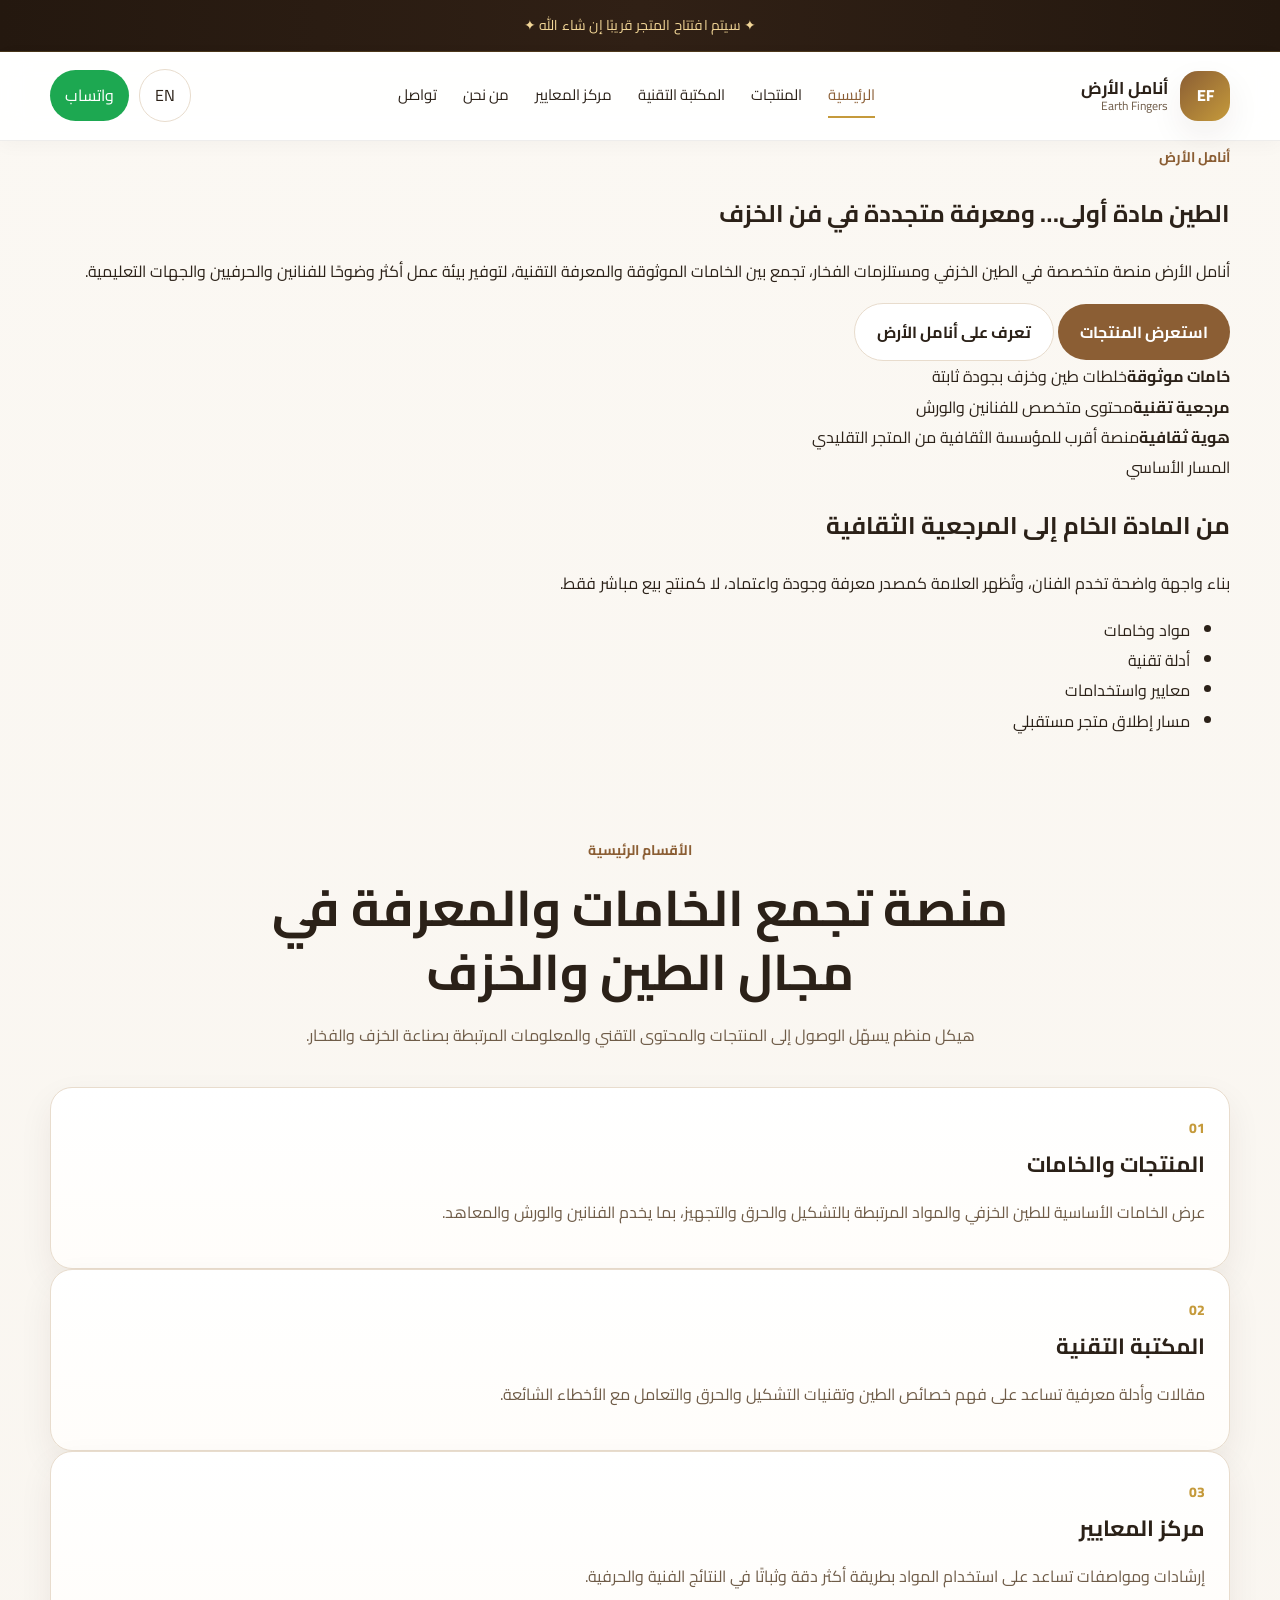
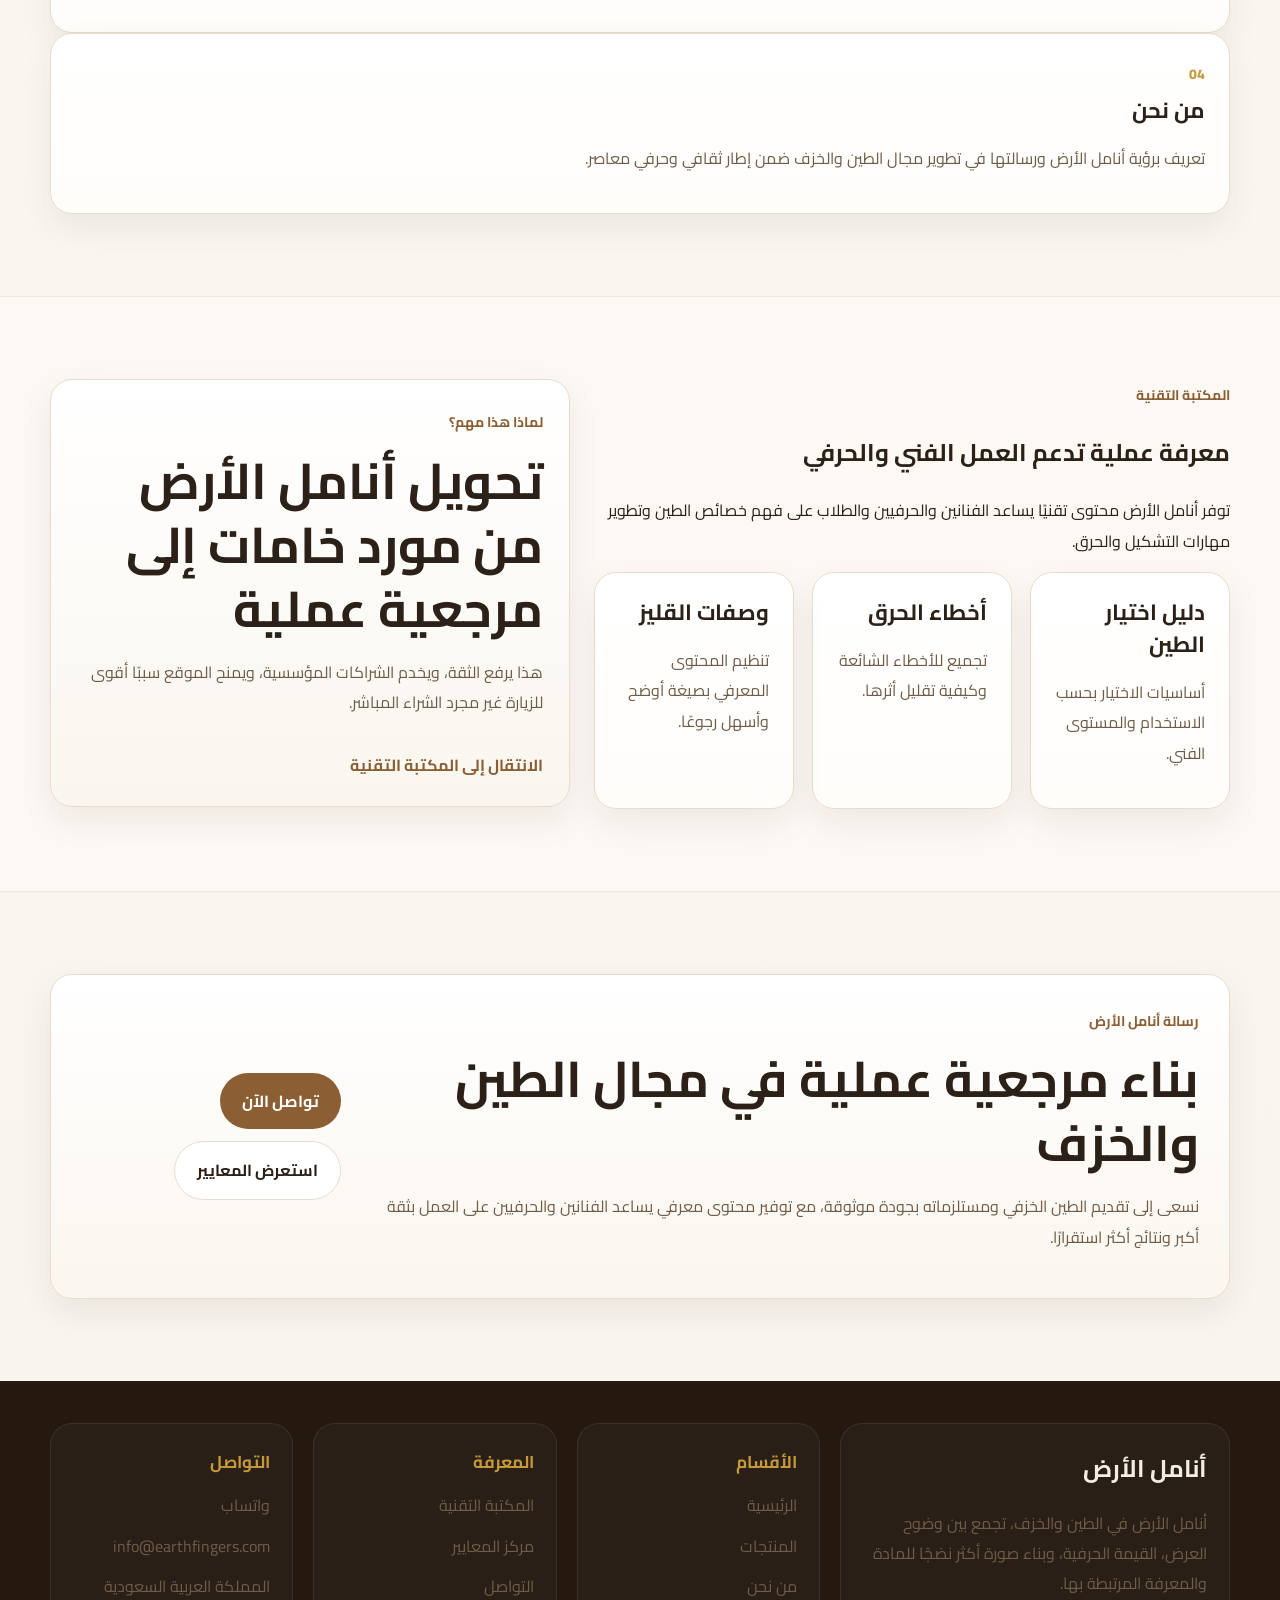
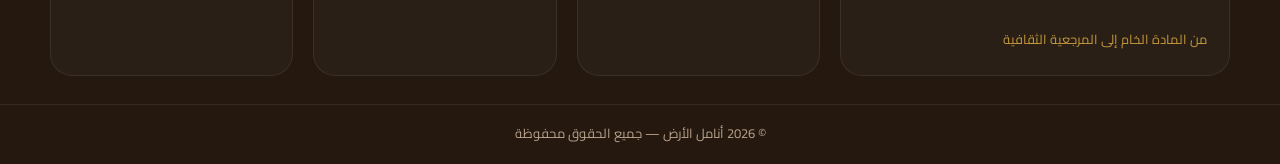
<file: index.html>
<!DOCTYPE html>
<html lang="ar" dir="rtl">
<head>
  <meta charset="UTF-8" />
  <meta name="viewport" content="width=device-width, initial-scale=1.0" />
  <title>أنامل الأرض | منصة ثقافية وتقنية للطين والخزف</title>
  <meta name="description" content="واجهة عربية كاملة وجاهزة لأنامل الأرض." />
  <link rel="preconnect" href="https://fonts.googleapis.com">
  <link rel="preconnect" href="https://fonts.gstatic.com" crossorigin>
  <link href="https://fonts.googleapis.com/css2?family=Cairo:wght@400;600;700;800&display=swap" rel="stylesheet">
  <link rel="stylesheet" href="assets/css/style.css" />
</head>
<body class="official-theme">
  <div class="topbar">✦ سيتم افتتاح المتجر قريبًا إن شاء الله ✦</div>

  <header class="site-header">
    <div class="container header-wrap">
      <a class="brand" href="index.html" aria-label="أنامل الأرض">
        <div class="brand-mark">EF</div>
        <div class="brand-text">
          <strong>أنامل الأرض</strong>
          <span>Earth Fingers</span>
        </div>
      </a>

      <button class="menu-toggle" id="menuToggle" aria-label="فتح القائمة" aria-expanded="false" aria-controls="mainNav">
        <span></span><span></span><span></span>
      </button>

      <nav class="main-nav" id="mainNav" aria-label="التنقل الرئيسي">
        <a href="index.html" data-page="index.html">الرئيسية</a>
        <a href="products.html" data-page="products.html">المنتجات</a>
        <a href="library.html" data-page="library.html">المكتبة التقنية</a>
        <a href="standards.html" data-page="standards.html">مركز المعايير</a>
        <a href="about.html" data-page="about.html">من نحن</a>
        <a href="contact.html" data-page="contact.html">تواصل</a>
      </nav>

      <div class="header-actions">
        <a class="btn-pill lang-btn" href="#" aria-label="Switch language to English">EN</a>
        <a class="btn-pill wa-btn" href="https://wa.me/966557266952" target="_blank" rel="noopener">واتساب</a>
      </div>
    </div>
  </header>


  <main>
    <section class="hero">
      <div class="container hero-grid">
        <div>
          <span class="kicker">أنامل الأرض</span>
          <h1>الطين مادة أولى… ومعرفة متجددة في فن الخزف</h1>
          <p>
            أنامل الأرض منصة متخصصة في الطين الخزفي ومستلزمات الفخار،
            تجمع بين الخامات الموثوقة والمعرفة التقنية،
            لتوفير بيئة عمل أكثر وضوحًا للفنانين والحرفيين والجهات التعليمية.
          </p>
          <div class="hero-actions">
            <a class="btn btn-primary" href="products.html">استعرض المنتجات</a>
            <a class="btn btn-secondary" href="about.html">تعرف على أنامل الأرض</a>
          </div>
          <div class="hero-stats">
            <div class="stat"><strong>خامات موثوقة</strong><span>خلطات طين وخزف بجودة ثابتة</span></div>
            <div class="stat"><strong>مرجعية تقنية</strong><span>محتوى متخصص للفنانين والورش</span></div>
            <div class="stat"><strong>هوية ثقافية</strong><span>منصة أقرب للمؤسسة الثقافية من المتجر التقليدي</span></div>
          </div>
        </div>
        <div class="panel panel-official">
          <span class="panel-label">المسار الأساسي</span>
          <h2>من المادة الخام إلى المرجعية الثقافية</h2>
          <p>بناء واجهة واضحة تخدم الفنان، وتُظهر العلامة كمصدر معرفة وجودة واعتماد، لا كمنتج بيع مباشر فقط.</p>
          <ul>
            <li>مواد وخامات</li>
            <li>أدلة تقنية</li>
            <li>معايير واستخدامات</li>
            <li>مسار إطلاق متجر مستقبلي</li>
          </ul>
        </div>
      </div>
    </section>

    <section class="section">
      <div class="container">
       <div class="section-head">
  <span class="kicker">الأقسام الرئيسية</span>
  <h2>منصة تجمع الخامات والمعرفة في مجال الطين والخزف</h2>
  <p>هيكل منظم يسهّل الوصول إلى المنتجات والمحتوى التقني والمعلومات المرتبطة بصناعة الخزف والفخار.</p>
</div>
        <div class="grid-4">
          <article class="card"><span class="card-index">01</span><h3>المنتجات والخامات</h3><p>عرض الخامات الأساسية للطين الخزفي والمواد المرتبطة بالتشكيل والحرق والتجهيز، بما يخدم الفنانين والورش والمعاهد.</p></article>
          <article class="card"><span class="card-index">02</span><h3>المكتبة التقنية</h3><p>مقالات وأدلة معرفية تساعد على فهم خصائص الطين وتقنيات التشكيل والحرق والتعامل مع الأخطاء الشائعة.</p></article>
          <article class="card"><span class="card-index">03</span><h3>مركز المعايير</h3><p>إرشادات ومواصفات تساعد على استخدام المواد بطريقة أكثر دقة وثباتًا في النتائج الفنية والحرفية.</p></article>
          <article class="card"><span class="card-index">04</span><h3>من نحن</h3><p>تعريف برؤية أنامل الأرض ورسالتها في تطوير مجال الطين والخزف ضمن إطار ثقافي وحرفي معاصر.</p></article>
        </div>
      </div>
    </section>

    <section class="section section-soft">
      <div class="container split">
        <div class="copy">
          <span class="kicker">المكتبة التقنية</span>
          <h2>معرفة عملية تدعم العمل الفني والحرفي</h2>
          <p>توفر أنامل الأرض محتوى تقنيًا يساعد الفنانين والحرفيين والطلاب على فهم خصائص الطين وتطوير مهارات التشكيل والحرق.</p>
          <div class="grid-3">
            <div class="card"><h3>دليل اختيار الطين</h3><p>أساسيات الاختيار بحسب الاستخدام والمستوى الفني.</p></div>
            <div class="card"><h3>أخطاء الحرق</h3><p>تجميع للأخطاء الشائعة وكيفية تقليل أثرها.</p></div>
            <div class="card"><h3>وصفات القليز</h3><p>تنظيم المحتوى المعرفي بصيغة أوضح وأسهل رجوعًا.</p></div>
          </div>
        </div>
        <div class="feature">
          <span class="kicker">لماذا هذا مهم؟</span>
          <h2>تحويل أنامل الأرض من مورد خامات إلى مرجعية عملية</h2>
          <p>هذا يرفع الثقة، ويخدم الشراكات المؤسسية، ويمنح الموقع سببًا أقوى للزيارة غير مجرد الشراء المباشر.</p>
          <a class="text-link" href="library.html">الانتقال إلى المكتبة التقنية</a>
        </div>
      </div>
    </section>

    <section class="section">
      <div class="container cta-box cta-box-official">
        <div>
          <span class="kicker">رسالة أنامل الأرض</span>
          <h2>بناء مرجعية عملية في مجال الطين والخزف</h2>
          <p>نسعى إلى تقديم الطين الخزفي ومستلزماته بجودة موثوقة،
            مع توفير محتوى معرفي يساعد الفنانين والحرفيين
            على العمل بثقة أكبر ونتائج أكثر استقرارًا.</p>
        </div>
        <div class="cta-actions">
          <a class="btn btn-primary" href="contact.html">تواصل الآن</a>
          <a class="btn btn-secondary" href="standards.html">استعرض المعايير</a>
        </div>
      </div>
    </section>
  </main>


  <footer class="site-footer">
    <div class="container footer-grid">
      <section class="footer-card">
        <h3>أنامل الأرض</h3>
        <p>
          أنامل الأرض في الطين والخزف، تجمع بين وضوح العرض،
          القيمة الحرفية، وبناء صورة أكثر نضجًا للمادة والمعرفة المرتبطة بها.
        </p>
        <span class="footer-note">من المادة الخام إلى المرجعية الثقافية</span>
      </section>

      <section class="footer-card">
        <h4>الأقسام</h4>
        <ul class="footer-list">
          <li><a href="index.html">الرئيسية</a></li>
          <li><a href="products.html">المنتجات</a></li>
          <li><a href="about.html">من نحن</a></li>
        </ul>
      </section>

      <section class="footer-card">
        <h4>المعرفة</h4>
        <ul class="footer-list">
          <li><a href="library.html">المكتبة التقنية</a></li>
          <li><a href="standards.html">مركز المعايير</a></li>
          <li><a href="contact.html">التواصل</a></li>
        </ul>
      </section>

      <section class="footer-card">
        <h4>التواصل</h4>
        <ul class="footer-list">
          <li><a href="https://wa.me/966557266952" target="_blank" rel="noopener">واتساب</a></li>
          <li><a href="mailto:info@earthfingers.com">info@earthfingers.com</a></li>
          <li><span>المملكة العربية السعودية</span></li>
        </ul>
      </section>
    </div>
    <div class="footer-bottom">© 2026 أنامل الأرض — جميع الحقوق محفوظة</div>
  </footer>
  <script src="assets/js/main.js"></script>
</body>
</html>
</file>
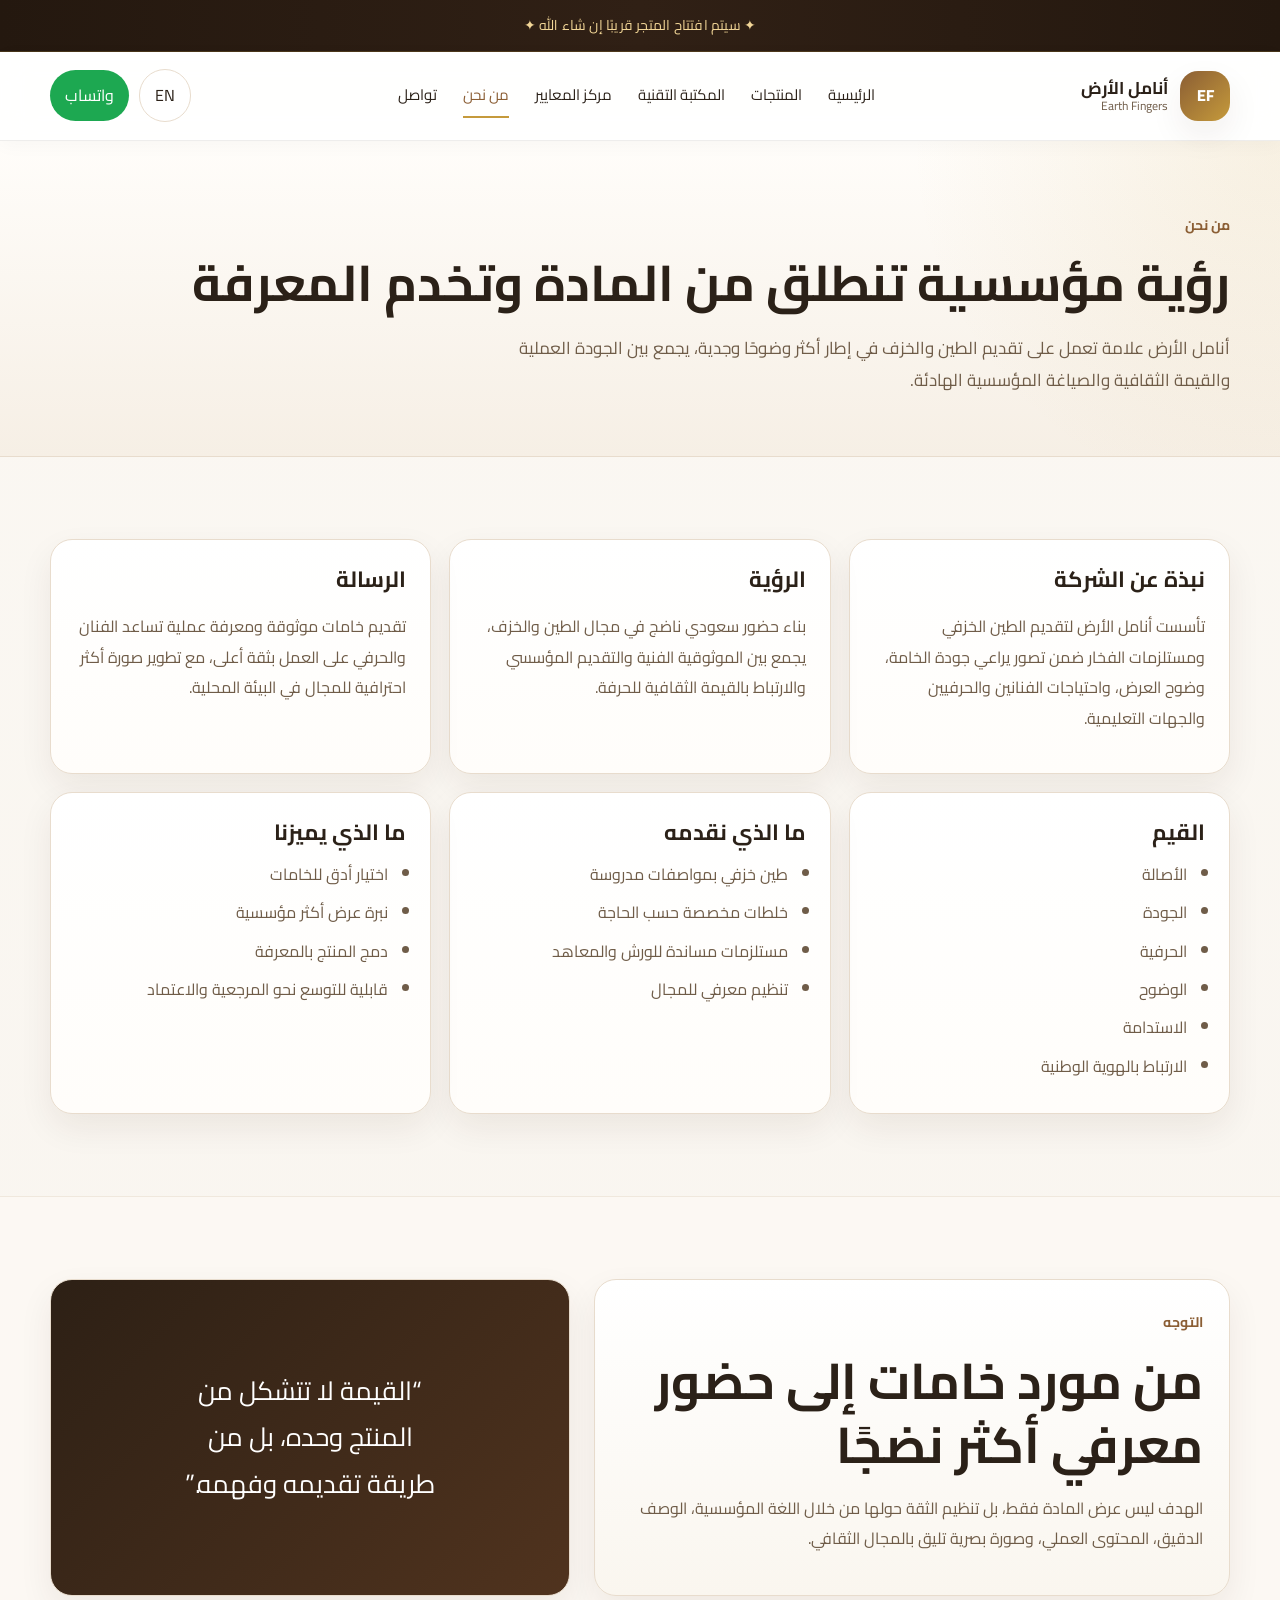
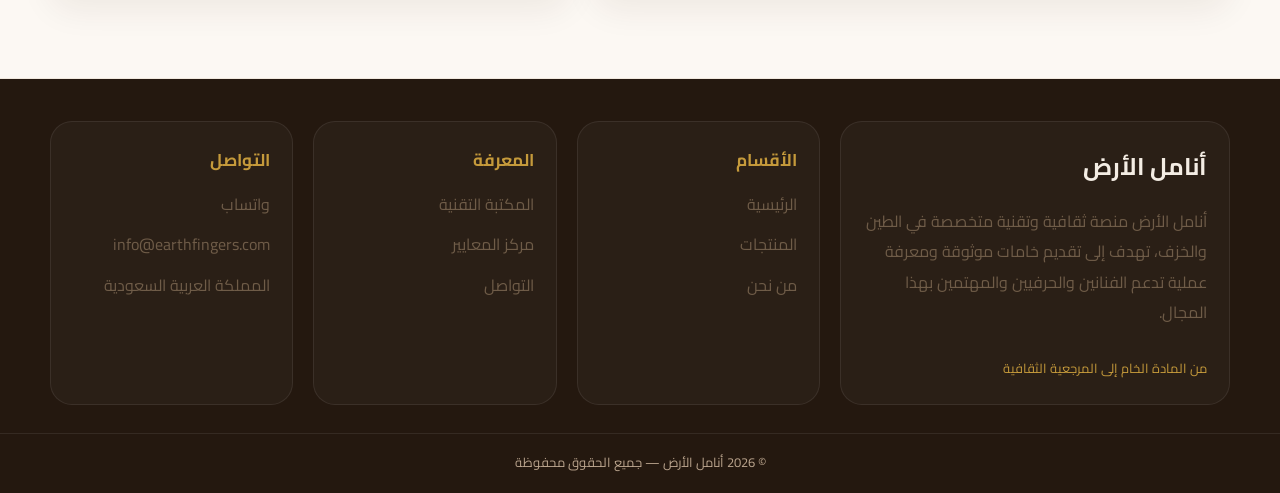
<file: about.html>
<!DOCTYPE html>
<html lang="ar" dir="rtl">
<head>
  <meta charset="UTF-8" />
  <meta name="viewport" content="width=device-width, initial-scale=1.0" />
  <title>من نحن | أنامل الأرض</title>
  <meta name="description" content="صفحة تعريفية مؤسسية لأنامل الأرض." />
  <link rel="preconnect" href="https://fonts.googleapis.com">
  <link rel="preconnect" href="https://fonts.gstatic.com" crossorigin>
  <link href="https://fonts.googleapis.com/css2?family=Cairo:wght@400;600;700;800&display=swap" rel="stylesheet">
  <link rel="stylesheet" href="assets/css/style.css" />
</head>
<body>
  <div class="topbar">✦ سيتم افتتاح المتجر قريبًا إن شاء الله ✦</div>

  <header class="site-header">
    <div class="container header-wrap">
      <a class="brand" href="index.html" aria-label="أنامل الأرض">
        <div class="brand-mark">EF</div>
        <div class="brand-text">
          <strong>أنامل الأرض</strong>
          <span>Earth Fingers</span>
        </div>
      </a>

      <button class="menu-toggle" id="menuToggle" aria-label="فتح القائمة" aria-expanded="false" aria-controls="mainNav">
        <span></span><span></span><span></span>
      </button>

      <nav class="main-nav" id="mainNav" aria-label="التنقل الرئيسي">
        <a href="index.html" data-page="index.html">الرئيسية</a>
        <a href="products.html" data-page="products.html">المنتجات</a>
        <a href="library.html" data-page="library.html">المكتبة التقنية</a>
        <a href="standards.html" data-page="standards.html">مركز المعايير</a>
        <a href="about.html" data-page="about.html">من نحن</a>
        <a href="contact.html" data-page="contact.html">تواصل</a>
      </nav>

      <div class="header-actions">
        <a class="btn-pill lang-btn" href="#" aria-label="Switch language to English">EN</a>
        <a class="btn-pill wa-btn" href="https://wa.me/966557266952" target="_blank" rel="noopener">واتساب</a>
      </div>
    </div>
  </header>


  <main>
    <section class="page-hero">
      <div class="container">
        <span class="kicker">من نحن</span>
        <h1>رؤية مؤسسية تنطلق من المادة وتخدم المعرفة</h1>
        <p>أنامل الأرض علامة تعمل على تقديم الطين والخزف في إطار أكثر وضوحًا وجدية، يجمع بين الجودة العملية والقيمة الثقافية والصياغة المؤسسية الهادئة.</p>
      </div>
    </section>

    <section class="section">
      <div class="container grid-3">
        <article class="card">
          <h3>نبذة عن الشركة</h3>
          <p>تأسست أنامل الأرض لتقديم الطين الخزفي ومستلزمات الفخار ضمن تصور يراعي جودة الخامة، وضوح العرض، واحتياجات الفنانين والحرفيين والجهات التعليمية.</p>
        </article>
        <article class="card">
          <h3>الرؤية</h3>
          <p>بناء حضور سعودي ناضج في مجال الطين والخزف، يجمع بين الموثوقية الفنية والتقديم المؤسسي والارتباط بالقيمة الثقافية للحرفة.</p>
        </article>
        <article class="card">
          <h3>الرسالة</h3>
          <p>تقديم خامات موثوقة ومعرفة عملية تساعد الفنان والحرفي على العمل بثقة أعلى، مع تطوير صورة أكثر احترافية للمجال في البيئة المحلية.</p>
        </article>
        <article class="card">
          <h3>القيم</h3>
          <ul class="list">
            <li>الأصالة</li>
            <li>الجودة</li>
            <li>الحرفية</li>
            <li>الوضوح</li>
            <li>الاستدامة</li>
            <li>الارتباط بالهوية الوطنية</li>
          </ul>
        </article>
        <article class="card">
          <h3>ما الذي نقدمه</h3>
          <ul class="list">
            <li>طين خزفي بمواصفات مدروسة</li>
            <li>خلطات مخصصة حسب الحاجة</li>
            <li>مستلزمات مساندة للورش والمعاهد</li>
            <li>تنظيم معرفي للمجال</li>
          </ul>
        </article>
        <article class="card">
          <h3>ما الذي يميزنا</h3>
          <ul class="list">
            <li>اختيار أدق للخامات</li>
            <li>نبرة عرض أكثر مؤسسية</li>
            <li>دمج المنتج بالمعرفة</li>
            <li>قابلية للتوسع نحو المرجعية والاعتماد</li>
          </ul>
        </article>
      </div>
    </section>

    <section class="section section-soft">
      <div class="container split">
        <div class="feature">
          <span class="kicker">التوجه</span>
          <h2>من مورد خامات إلى حضور معرفي أكثر نضجًا</h2>
          <p>الهدف ليس عرض المادة فقط، بل تنظيم الثقة حولها من خلال اللغة المؤسسية، الوصف الدقيق، المحتوى العملي، وصورة بصرية تليق بالمجال الثقافي.</p>
        </div>
        <div class="quote-box">
          <blockquote>“القيمة لا تتشكل من المنتج وحده، بل من طريقة تقديمه وفهمه.”</blockquote>
        </div>
      </div>
    </section>
  </main>


  <footer class="site-footer">
    <div class="container footer-grid">
      <section class="footer-card">
        <h3>أنامل الأرض</h3>
        <p>أنامل الأرض منصة ثقافية وتقنية متخصصة في الطين والخزف، تهدف إلى تقديم خامات موثوقة ومعرفة عملية تدعم الفنانين والحرفيين والمهتمين بهذا المجال.</p>
        <span class="footer-note">من المادة الخام إلى المرجعية الثقافية</span>
      </section>

      <section class="footer-card">
        <h4>الأقسام</h4>
        <ul class="footer-list">
          <li><a href="index.html">الرئيسية</a></li>
          <li><a href="products.html">المنتجات</a></li>
          <li><a href="about.html">من نحن</a></li>
        </ul>
      </section>

      <section class="footer-card">
        <h4>المعرفة</h4>
        <ul class="footer-list">
          <li><a href="library.html">المكتبة التقنية</a></li>
          <li><a href="standards.html">مركز المعايير</a></li>
          <li><a href="contact.html">التواصل</a></li>
        </ul>
      </section>

      <section class="footer-card">
        <h4>التواصل</h4>
        <ul class="footer-list">
          <li><a href="https://wa.me/966557266952" target="_blank" rel="noopener">واتساب</a></li>
          <li><a href="mailto:info@earthfingers.com">info@earthfingers.com</a></li>
          <li><span>المملكة العربية السعودية</span></li>
        </ul>
      </section>
    </div>
    <div class="footer-bottom">© 2026 أنامل الأرض — جميع الحقوق محفوظة</div>
  </footer>

  <script src="assets/js/main.js"></script>
</body>
</html>
</file>
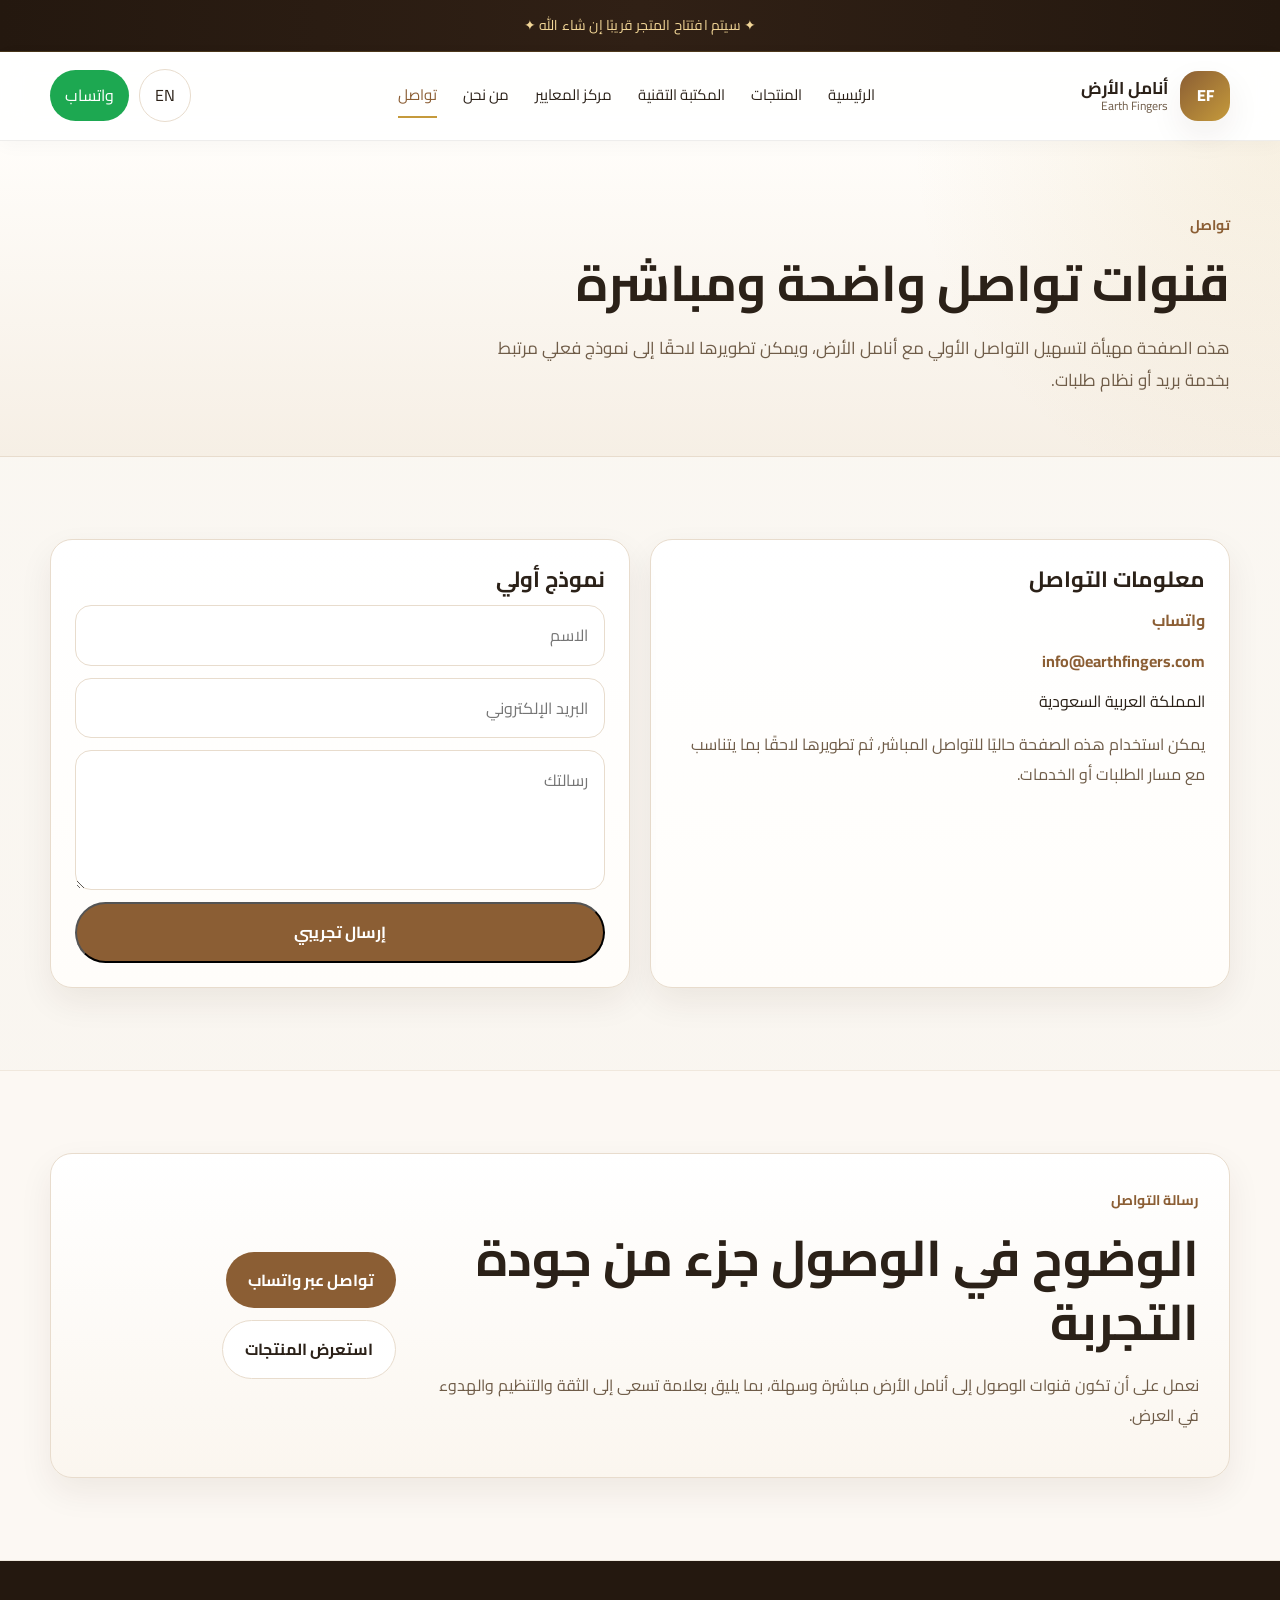
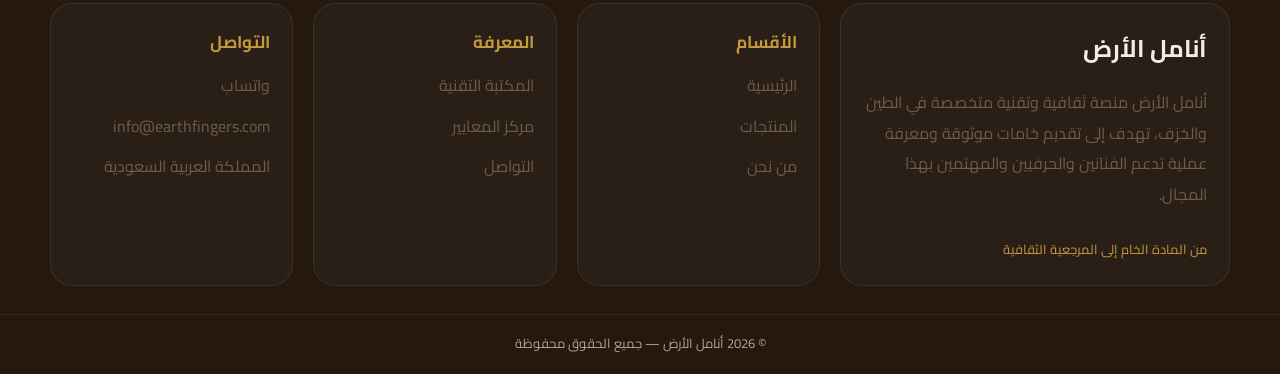
<file: contact.html>
<!DOCTYPE html>
<html lang="ar" dir="rtl">
<head>
  <meta charset="UTF-8" />
  <meta name="viewport" content="width=device-width, initial-scale=1.0" />
  <title>تواصل | أنامل الأرض</title>
  <meta name="description" content="صفحة التواصل لأنامل الأرض." />
  <link rel="preconnect" href="https://fonts.googleapis.com">
  <link rel="preconnect" href="https://fonts.gstatic.com" crossorigin>
  <link href="https://fonts.googleapis.com/css2?family=Cairo:wght@400;600;700;800&display=swap" rel="stylesheet">
  <link rel="stylesheet" href="assets/css/style.css" />
</head>
<body>
  <div class="topbar">✦ سيتم افتتاح المتجر قريبًا إن شاء الله ✦</div>

  <header class="site-header">
    <div class="container header-wrap">
      <a class="brand" href="index.html" aria-label="أنامل الأرض">
        <div class="brand-mark">EF</div>
        <div class="brand-text">
          <strong>أنامل الأرض</strong>
          <span>Earth Fingers</span>
        </div>
      </a>

      <button class="menu-toggle" id="menuToggle" aria-label="فتح القائمة" aria-expanded="false" aria-controls="mainNav">
        <span></span><span></span><span></span>
      </button>

      <nav class="main-nav" id="mainNav" aria-label="التنقل الرئيسي">
        <a href="index.html" data-page="index.html">الرئيسية</a>
        <a href="products.html" data-page="products.html">المنتجات</a>
        <a href="library.html" data-page="library.html">المكتبة التقنية</a>
        <a href="standards.html" data-page="standards.html">مركز المعايير</a>
        <a href="about.html" data-page="about.html">من نحن</a>
        <a href="contact.html" data-page="contact.html">تواصل</a>
      </nav>

      <div class="header-actions">
        <a class="btn-pill lang-btn" href="#" aria-label="Switch language to English">EN</a>
        <a class="btn-pill wa-btn" href="https://wa.me/966557266952" target="_blank" rel="noopener">واتساب</a>
      </div>
    </div>
  </header>


  <main>
    <section class="page-hero">
      <div class="container">
        <span class="kicker">تواصل</span>
        <h1>قنوات تواصل واضحة ومباشرة</h1>
        <p>هذه الصفحة مهيأة لتسهيل التواصل الأولي مع أنامل الأرض، ويمكن تطويرها لاحقًا إلى نموذج فعلي مرتبط بخدمة بريد أو نظام طلبات.</p>
      </div>
    </section>

    <section class="section">
      <div class="container contact-grid">
        <div class="card contact-box">
          <h3>معلومات التواصل</h3>
          <ul class="contact-list">
            <li><a href="https://wa.me/966557266952" target="_blank" rel="noopener">واتساب</a></li>
            <li><a href="mailto:info@earthfingers.com">info@earthfingers.com</a></li>
            <li>المملكة العربية السعودية</li>
          </ul>
          <p class="contact-note">يمكن استخدام هذه الصفحة حاليًا للتواصل المباشر، ثم تطويرها لاحقًا بما يتناسب مع مسار الطلبات أو الخدمات.</p>
        </div>

        <div class="card contact-box">
          <h3>نموذج أولي</h3>
          <form class="form">
            <input class="input" type="text" placeholder="الاسم" />
            <input class="input" type="email" placeholder="البريد الإلكتروني" />
            <textarea class="textarea" placeholder="رسالتك"></textarea>
            <button class="btn btn-primary" type="button">إرسال تجريبي</button>
          </form>
        </div>
      </div>
    </section>

    <section class="section section-soft">
      <div class="container cta-box">
        <div>
          <span class="kicker">رسالة التواصل</span>
          <h2>الوضوح في الوصول جزء من جودة التجربة</h2>
          <p>نعمل على أن تكون قنوات الوصول إلى أنامل الأرض مباشرة وسهلة، بما يليق بعلامة تسعى إلى الثقة والتنظيم والهدوء في العرض.</p>
        </div>
        <div class="cta-actions">
          <a class="btn btn-primary" href="https://wa.me/966557266952" target="_blank" rel="noopener">تواصل عبر واتساب</a>
          <a class="btn btn-secondary" href="products.html">استعرض المنتجات</a>
        </div>
      </div>
    </section>
  </main>


  <footer class="site-footer">
    <div class="container footer-grid">
      <section class="footer-card">
        <h3>أنامل الأرض</h3>
        <p>أنامل الأرض منصة ثقافية وتقنية متخصصة في الطين والخزف، تهدف إلى تقديم خامات موثوقة ومعرفة عملية تدعم الفنانين والحرفيين والمهتمين بهذا المجال.</p>
        <span class="footer-note">من المادة الخام إلى المرجعية الثقافية</span>
      </section>

      <section class="footer-card">
        <h4>الأقسام</h4>
        <ul class="footer-list">
          <li><a href="index.html">الرئيسية</a></li>
          <li><a href="products.html">المنتجات</a></li>
          <li><a href="about.html">من نحن</a></li>
        </ul>
      </section>

      <section class="footer-card">
        <h4>المعرفة</h4>
        <ul class="footer-list">
          <li><a href="library.html">المكتبة التقنية</a></li>
          <li><a href="standards.html">مركز المعايير</a></li>
          <li><a href="contact.html">التواصل</a></li>
        </ul>
      </section>

      <section class="footer-card">
        <h4>التواصل</h4>
        <ul class="footer-list">
          <li><a href="https://wa.me/966557266952" target="_blank" rel="noopener">واتساب</a></li>
          <li><a href="mailto:info@earthfingers.com">info@earthfingers.com</a></li>
          <li><span>المملكة العربية السعودية</span></li>
        </ul>
      </section>
    </div>
    <div class="footer-bottom">© 2026 أنامل الأرض — جميع الحقوق محفوظة</div>
  </footer>

  <script src="assets/js/main.js"></script>
</body>
</html>
</file>
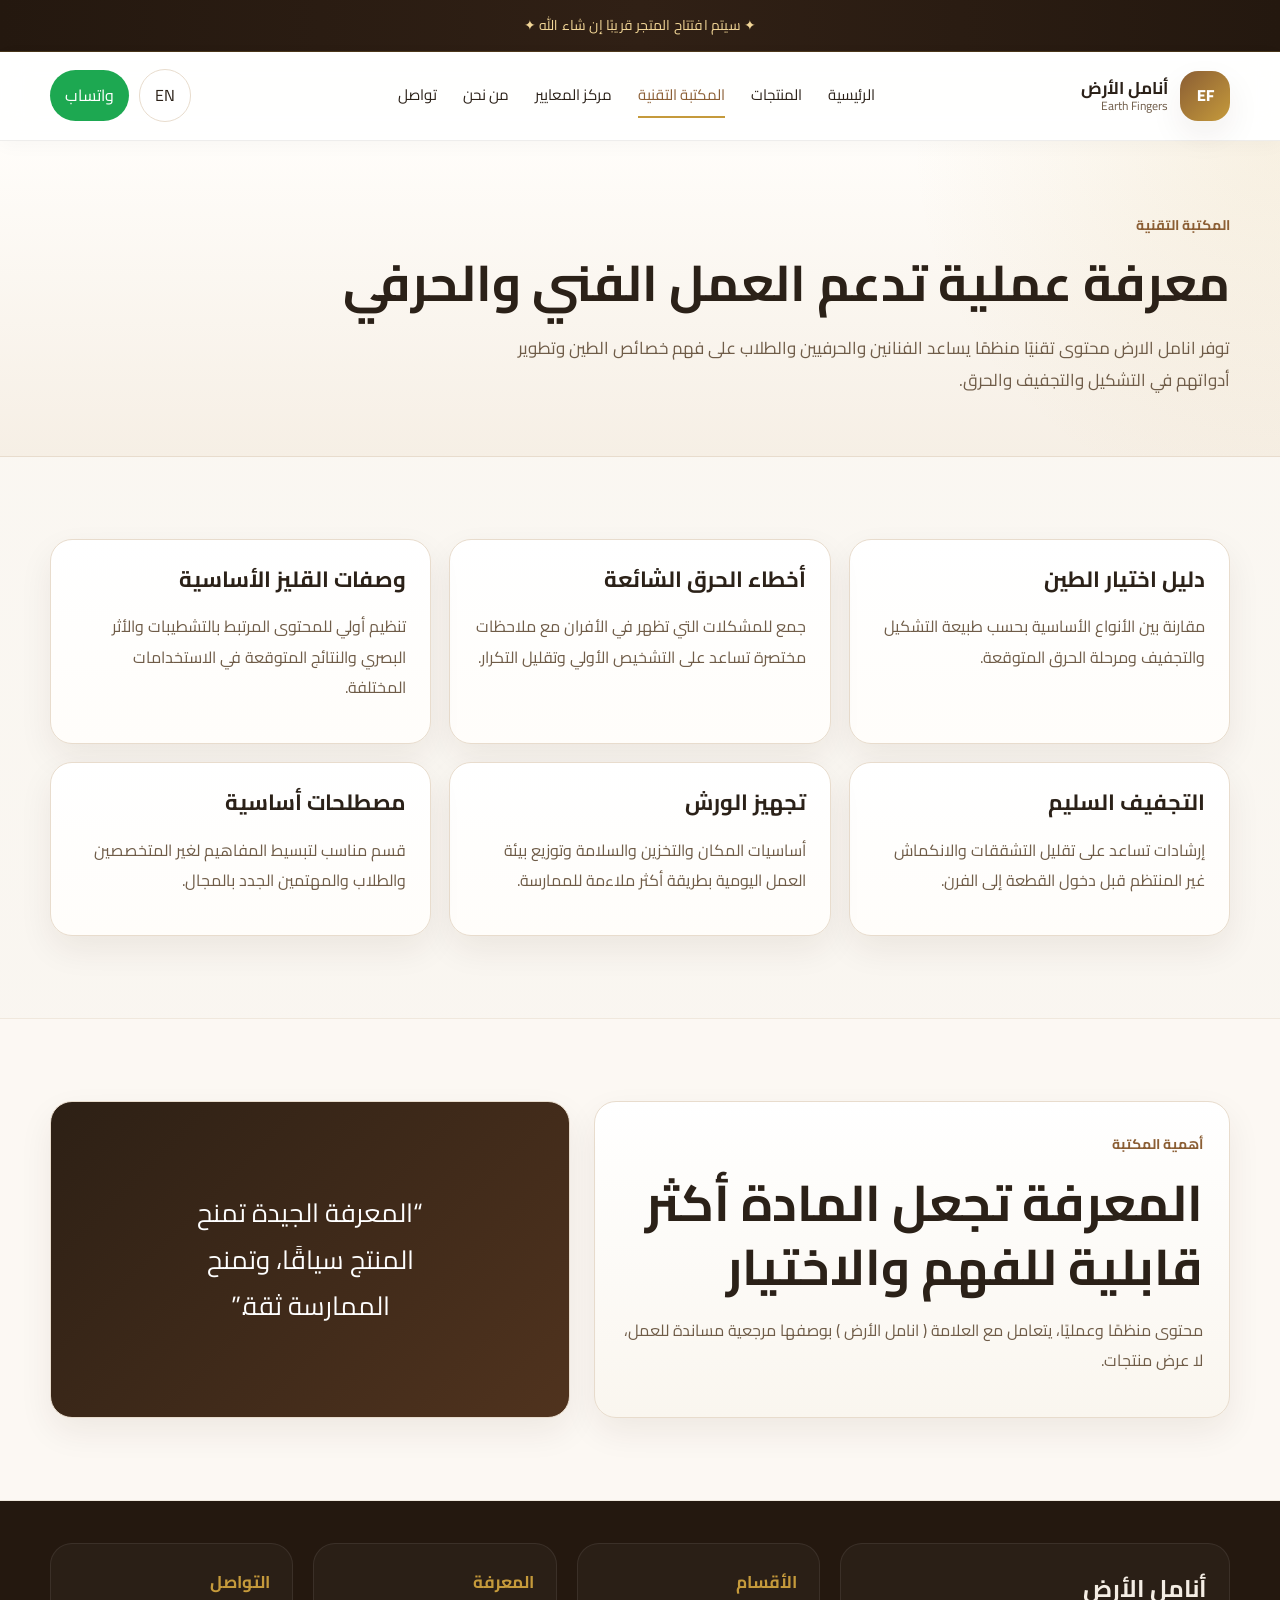
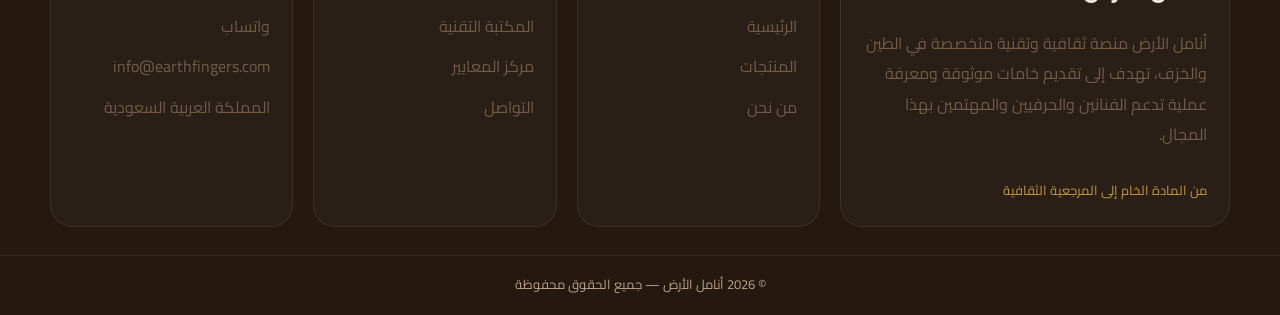
<file: library.html>
<!DOCTYPE html>
<html lang="ar" dir="rtl">
<head>
  <meta charset="UTF-8" />
  <meta name="viewport" content="width=device-width, initial-scale=1.0" />
  <title>المكتبة التقنية | أنامل الأرض</title>
  <meta name="description" content="صفحة المكتبة التقنية لأنامل الأرض." />
  <link rel="preconnect" href="https://fonts.googleapis.com">
  <link rel="preconnect" href="https://fonts.gstatic.com" crossorigin>
  <link href="https://fonts.googleapis.com/css2?family=Cairo:wght@400;600;700;800&display=swap" rel="stylesheet">
  <link rel="stylesheet" href="assets/css/style.css" />
</head>
<body>
  <div class="topbar">✦ سيتم افتتاح المتجر قريبًا إن شاء الله ✦</div>

  <header class="site-header">
    <div class="container header-wrap">
      <a class="brand" href="index.html" aria-label="أنامل الأرض">
        <div class="brand-mark">EF</div>
        <div class="brand-text">
          <strong>أنامل الأرض</strong>
          <span>Earth Fingers</span>
        </div>
      </a>

      <button class="menu-toggle" id="menuToggle" aria-label="فتح القائمة" aria-expanded="false" aria-controls="mainNav">
        <span></span><span></span><span></span>
      </button>

      <nav class="main-nav" id="mainNav" aria-label="التنقل الرئيسي">
        <a href="index.html" data-page="index.html">الرئيسية</a>
        <a href="products.html" data-page="products.html">المنتجات</a>
        <a href="library.html" data-page="library.html">المكتبة التقنية</a>
        <a href="standards.html" data-page="standards.html">مركز المعايير</a>
        <a href="about.html" data-page="about.html">من نحن</a>
        <a href="contact.html" data-page="contact.html">تواصل</a>
      </nav>

      <div class="header-actions">
        <a class="btn-pill lang-btn" href="#" aria-label="Switch language to English">EN</a>
        <a class="btn-pill wa-btn" href="https://wa.me/966557266952" target="_blank" rel="noopener">واتساب</a>
      </div>
    </div>
  </header>


  <main>
    <section class="page-hero">
      <div class="container">
        <span class="kicker">المكتبة التقنية</span>
        <h1>معرفة عملية تدعم العمل الفني والحرفي</h1>
        <p>توفر انامل الارض محتوى تقنيًا منظمًا يساعد الفنانين والحرفيين والطلاب على فهم خصائص الطين وتطوير أدواتهم في التشكيل والتجفيف والحرق.</p>
      </div>
    </section>

    <section class="section">
      <div class="container grid-3">
        <article class="card">
          <h3>دليل اختيار الطين</h3>
          <p>مقارنة بين الأنواع الأساسية بحسب طبيعة التشكيل والتجفيف ومرحلة الحرق المتوقعة.</p>
        </article>
        <article class="card">
          <h3>أخطاء الحرق الشائعة</h3>
          <p>جمع للمشكلات التي تظهر في الأفران مع ملاحظات مختصرة تساعد على التشخيص الأولي وتقليل التكرار.</p>
        </article>
        <article class="card">
          <h3>وصفات القليز الأساسية</h3>
          <p>تنظيم أولي للمحتوى المرتبط بالتشطيبات والأثر البصري والنتائج المتوقعة في الاستخدامات المختلفة.</p>
        </article>
        <article class="card">
          <h3>التجفيف السليم</h3>
          <p>إرشادات تساعد على تقليل التشققات والانكماش غير المنتظم قبل دخول القطعة إلى الفرن.</p>
        </article>
        <article class="card">
          <h3>تجهيز الورش</h3>
          <p>أساسيات المكان والتخزين والسلامة وتوزيع بيئة العمل اليومية بطريقة أكثر ملاءمة للممارسة.</p>
        </article>
        <article class="card">
          <h3>مصطلحات أساسية</h3>
          <p>قسم مناسب لتبسيط المفاهيم لغير المتخصصين والطلاب والمهتمين الجدد بالمجال.</p>
        </article>
      </div>
    </section>

    <section class="section section-soft">
      <div class="container split">
        <div class="feature">
          <span class="kicker">أهمية المكتبة</span>
          <h2>المعرفة تجعل المادة أكثر قابلية للفهم والاختيار</h2>
          <p>محتوى منظمًا وعمليًا، يتعامل مع العلامة ( انامل الأرض ) بوصفها مرجعية مساندة للعمل، لا عرض منتجات.</p>
        </div>
        <div class="quote-box">
          <blockquote>“المعرفة الجيدة تمنح المنتج سياقًا، وتمنح الممارسة ثقة.”</blockquote>
        </div>
      </div>
    </section>
  </main>


  <footer class="site-footer">
    <div class="container footer-grid">
      <section class="footer-card">
        <h3>أنامل الأرض</h3>
        <p>أنامل الأرض منصة ثقافية وتقنية متخصصة في الطين والخزف، تهدف إلى تقديم خامات موثوقة ومعرفة عملية تدعم الفنانين والحرفيين والمهتمين بهذا المجال.</p>
        <span class="footer-note">من المادة الخام إلى المرجعية الثقافية</span>
      </section>

      <section class="footer-card">
        <h4>الأقسام</h4>
        <ul class="footer-list">
          <li><a href="index.html">الرئيسية</a></li>
          <li><a href="products.html">المنتجات</a></li>
          <li><a href="about.html">من نحن</a></li>
        </ul>
      </section>

      <section class="footer-card">
        <h4>المعرفة</h4>
        <ul class="footer-list">
          <li><a href="library.html">المكتبة التقنية</a></li>
          <li><a href="standards.html">مركز المعايير</a></li>
          <li><a href="contact.html">التواصل</a></li>
        </ul>
      </section>

      <section class="footer-card">
        <h4>التواصل</h4>
        <ul class="footer-list">
          <li><a href="https://wa.me/966557266952" target="_blank" rel="noopener">واتساب</a></li>
          <li><a href="mailto:info@earthfingers.com">info@earthfingers.com</a></li>
          <li><span>المملكة العربية السعودية</span></li>
        </ul>
      </section>
    </div>
    <div class="footer-bottom">© 2026 أنامل الأرض — جميع الحقوق محفوظة</div>
  </footer>

  <script src="assets/js/main.js"></script>
</body>
</html>
</file>
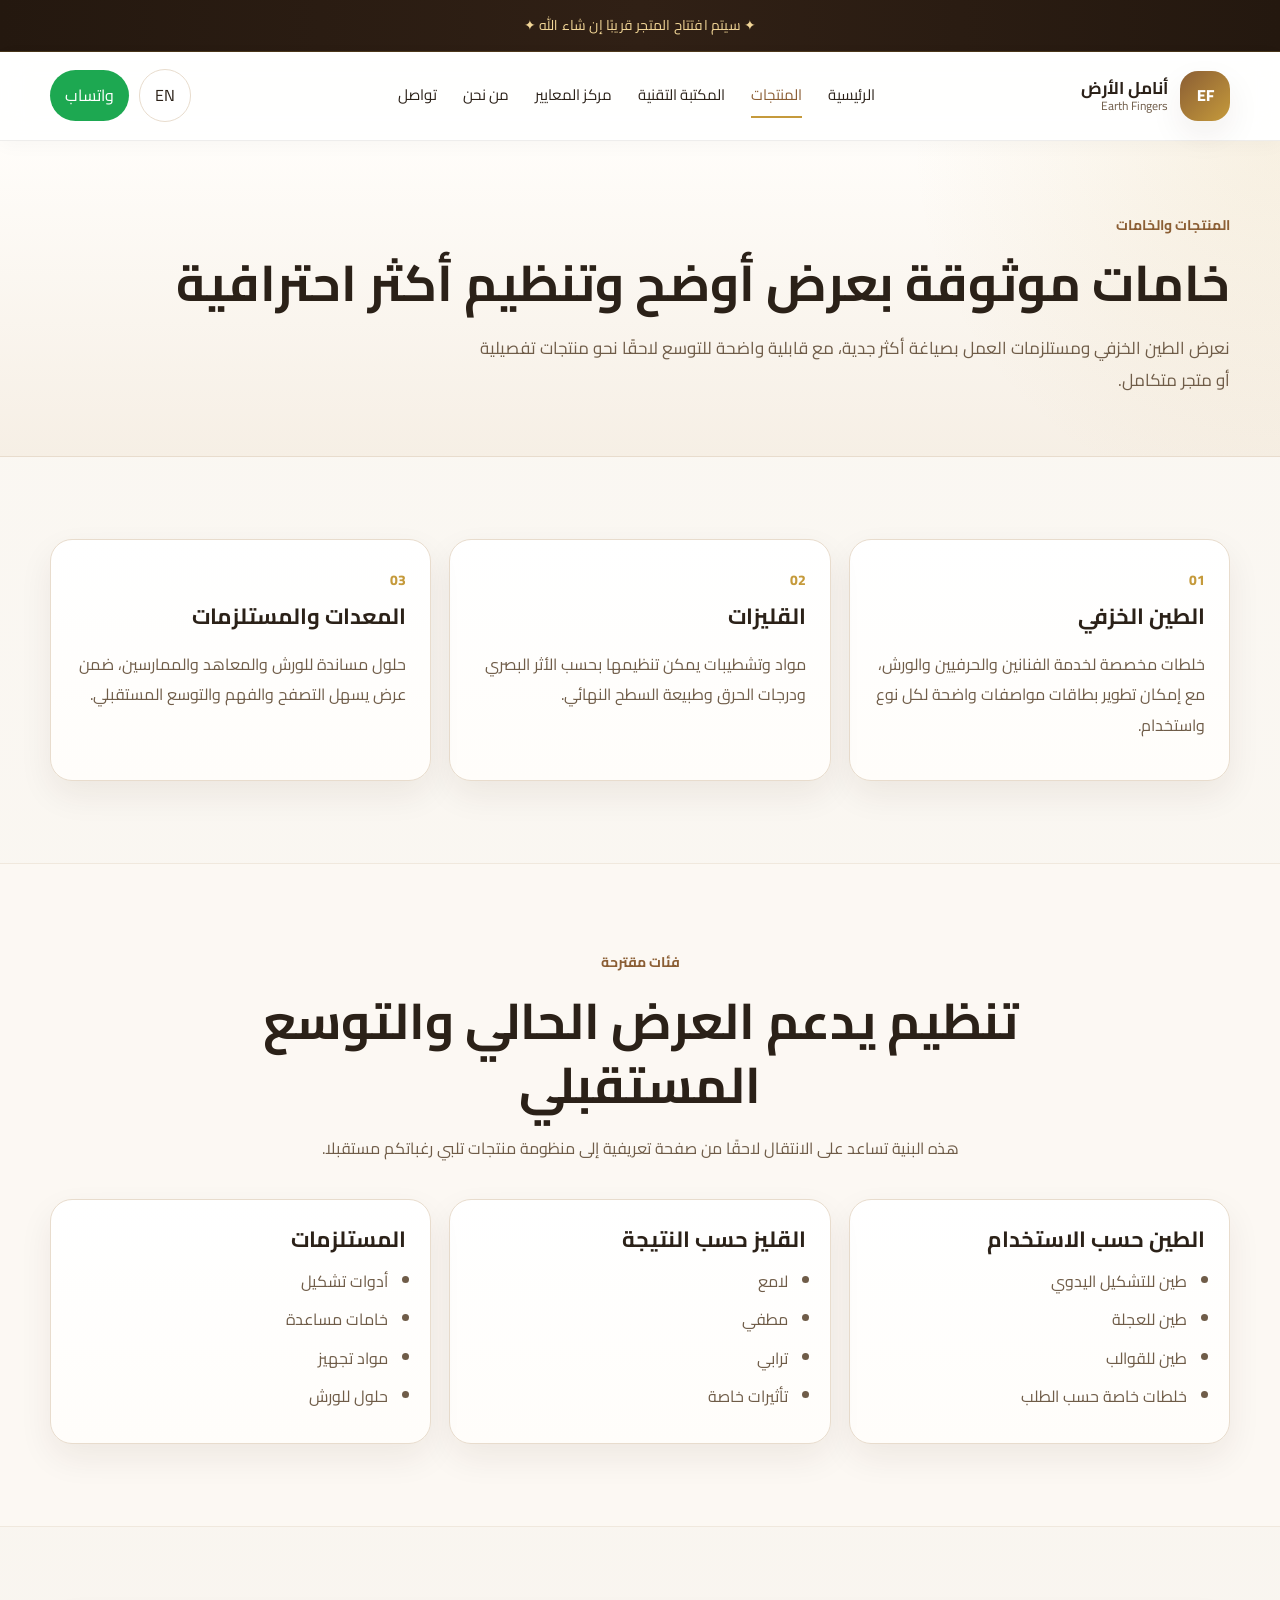
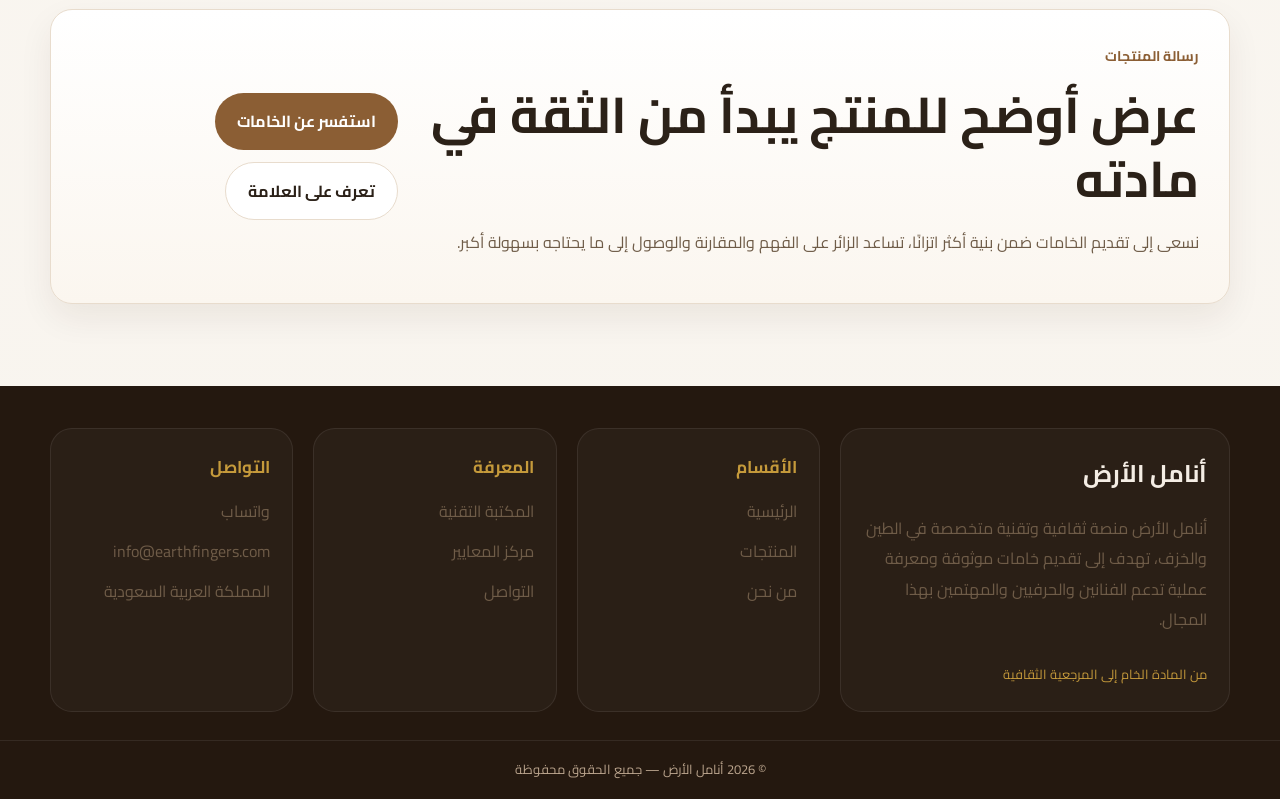
<file: products.html>
<!DOCTYPE html>
<html lang="ar" dir="rtl">
<head>
  <meta charset="UTF-8" />
  <meta name="viewport" content="width=device-width, initial-scale=1.0" />
  <title>المنتجات | أنامل الأرض</title>
  <meta name="description" content="صفحة المنتجات والخامات لأنامل الأرض." />
  <link rel="preconnect" href="https://fonts.googleapis.com">
  <link rel="preconnect" href="https://fonts.gstatic.com" crossorigin>
  <link href="https://fonts.googleapis.com/css2?family=Cairo:wght@400;600;700;800&display=swap" rel="stylesheet">
  <link rel="stylesheet" href="assets/css/style.css" />
</head>
<body>
  <div class="topbar">✦ سيتم افتتاح المتجر قريبًا إن شاء الله ✦</div>

  <header class="site-header">
    <div class="container header-wrap">
      <a class="brand" href="index.html" aria-label="أنامل الأرض">
        <div class="brand-mark">EF</div>
        <div class="brand-text">
          <strong>أنامل الأرض</strong>
          <span>Earth Fingers</span>
        </div>
      </a>

      <button class="menu-toggle" id="menuToggle" aria-label="فتح القائمة" aria-expanded="false" aria-controls="mainNav">
        <span></span><span></span><span></span>
      </button>

      <nav class="main-nav" id="mainNav" aria-label="التنقل الرئيسي">
        <a href="index.html" data-page="index.html">الرئيسية</a>
        <a href="products.html" data-page="products.html">المنتجات</a>
        <a href="library.html" data-page="library.html">المكتبة التقنية</a>
        <a href="standards.html" data-page="standards.html">مركز المعايير</a>
        <a href="about.html" data-page="about.html">من نحن</a>
        <a href="contact.html" data-page="contact.html">تواصل</a>
      </nav>

      <div class="header-actions">
        <a class="btn-pill lang-btn" href="#" aria-label="Switch language to English">EN</a>
        <a class="btn-pill wa-btn" href="https://wa.me/966557266952" target="_blank" rel="noopener">واتساب</a>
      </div>
    </div>
  </header>


  <main>
    <section class="page-hero">
      <div class="container">
        <span class="kicker">المنتجات والخامات</span>
        <h1>خامات موثوقة بعرض أوضح وتنظيم أكثر احترافية</h1>
        <p>نعرض الطين الخزفي ومستلزمات العمل بصياغة أكثر جدية، مع قابلية واضحة للتوسع لاحقًا نحو منتجات تفصيلية أو متجر متكامل.</p>
      </div>
    </section>

    <section class="section">
      <div class="container grid-3">
        <article class="card">
          <span class="card-index">01</span>
          <h3>الطين الخزفي</h3>
          <p>خلطات مخصصة لخدمة الفنانين والحرفيين والورش، مع إمكان تطوير بطاقات مواصفات واضحة لكل نوع واستخدام.</p>
        </article>
        <article class="card">
          <span class="card-index">02</span>
          <h3>القليزات</h3>
          <p>مواد وتشطيبات يمكن تنظيمها بحسب الأثر البصري ودرجات الحرق وطبيعة السطح النهائي.</p>
        </article>
        <article class="card">
          <span class="card-index">03</span>
          <h3>المعدات والمستلزمات</h3>
          <p>حلول مساندة للورش والمعاهد والممارسين، ضمن عرض يسهل التصفح والفهم والتوسع المستقبلي.</p>
        </article>
      </div>
    </section>

    <section class="section section-soft">
      <div class="container">
        <div class="section-head">
          <span class="kicker">فئات مقترحة</span>
          <h2>تنظيم يدعم العرض الحالي والتوسع المستقبلي</h2>
          <p>هذه البنية تساعد على الانتقال لاحقًا من صفحة تعريفية إلى منظومة منتجات تلبي رغباتكم مستقبلا.</p>
        </div>
        <div class="grid-3">
          <article class="card">
            <h3>الطين حسب الاستخدام</h3>
            <ul class="list">
              <li>طين للتشكيل اليدوي</li>
              <li>طين للعجلة</li>
              <li>طين للقوالب</li>
              <li>خلطات خاصة حسب الطلب</li>
            </ul>
          </article>
          <article class="card">
            <h3>القليز حسب النتيجة</h3>
            <ul class="list">
              <li>لامع</li>
              <li>مطفي</li>
              <li>ترابي</li>
              <li>تأثيرات خاصة</li>
            </ul>
          </article>
          <article class="card">
            <h3>المستلزمات</h3>
            <ul class="list">
              <li>أدوات تشكيل</li>
              <li>خامات مساعدة</li>
              <li>مواد تجهيز</li>
              <li>حلول للورش</li>
            </ul>
          </article>
        </div>
      </div>
    </section>

    <section class="section">
      <div class="container cta-box">
        <div>
          <span class="kicker">رسالة المنتجات</span>
          <h2>عرض أوضح للمنتج يبدأ من الثقة في مادته</h2>
          <p>نسعى إلى تقديم الخامات ضمن بنية أكثر اتزانًا، تساعد الزائر على الفهم والمقارنة والوصول إلى ما يحتاجه بسهولة أكبر.</p>
        </div>
        <div class="cta-actions">
          <a class="btn btn-primary" href="contact.html">استفسر عن الخامات</a>
          <a class="btn btn-secondary" href="about.html">تعرف على العلامة</a>
        </div>
      </div>
    </section>
  </main>


  <footer class="site-footer">
    <div class="container footer-grid">
      <section class="footer-card">
        <h3>أنامل الأرض</h3>
        <p>أنامل الأرض منصة ثقافية وتقنية متخصصة في الطين والخزف، تهدف إلى تقديم خامات موثوقة ومعرفة عملية تدعم الفنانين والحرفيين والمهتمين بهذا المجال.</p>
        <span class="footer-note">من المادة الخام إلى المرجعية الثقافية</span>
      </section>

      <section class="footer-card">
        <h4>الأقسام</h4>
        <ul class="footer-list">
          <li><a href="index.html">الرئيسية</a></li>
          <li><a href="products.html">المنتجات</a></li>
          <li><a href="about.html">من نحن</a></li>
        </ul>
      </section>

      <section class="footer-card">
        <h4>المعرفة</h4>
        <ul class="footer-list">
          <li><a href="library.html">المكتبة التقنية</a></li>
          <li><a href="standards.html">مركز المعايير</a></li>
          <li><a href="contact.html">التواصل</a></li>
        </ul>
      </section>

      <section class="footer-card">
        <h4>التواصل</h4>
        <ul class="footer-list">
          <li><a href="https://wa.me/966557266952" target="_blank" rel="noopener">واتساب</a></li>
          <li><a href="mailto:info@earthfingers.com">info@earthfingers.com</a></li>
          <li><span>المملكة العربية السعودية</span></li>
        </ul>
      </section>
    </div>
    <div class="footer-bottom">© 2026 أنامل الأرض — جميع الحقوق محفوظة</div>
  </footer>

  <script src="assets/js/main.js"></script>
</body>
</html>
</file>
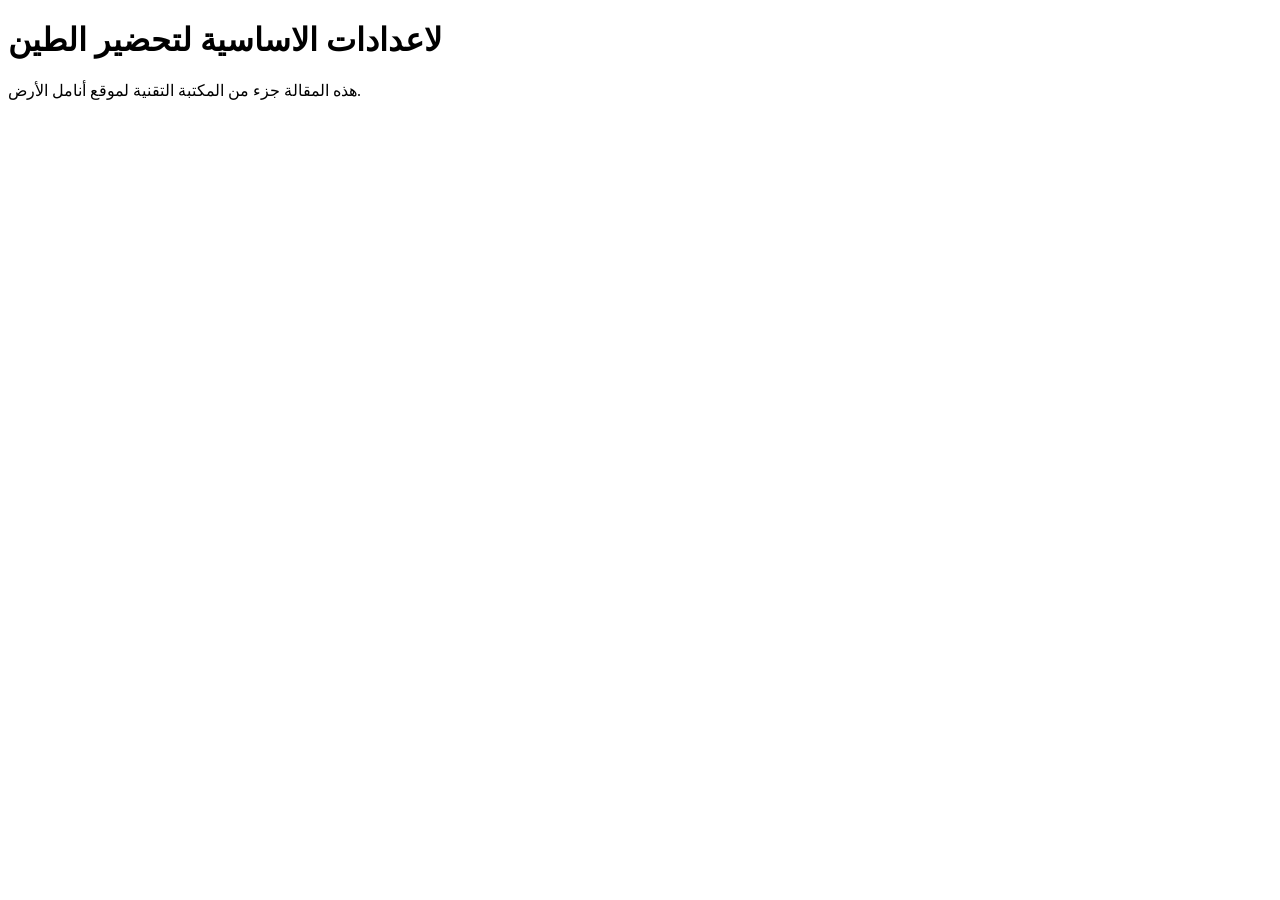
<file: library/clay-preparation.html>
<!DOCTYPE html>
<html lang="ar">
<head>
<meta charset="UTF-8">
<title>الاعدادات الاساسية لتحضير الطين </title>
</head>

<body>

<h1>لاعدادات الاساسية لتحضير الطين </h1>

<p>
هذه المقالة جزء من المكتبة التقنية لموقع أنامل الأرض.
</p>

</body>
</html>
</file>
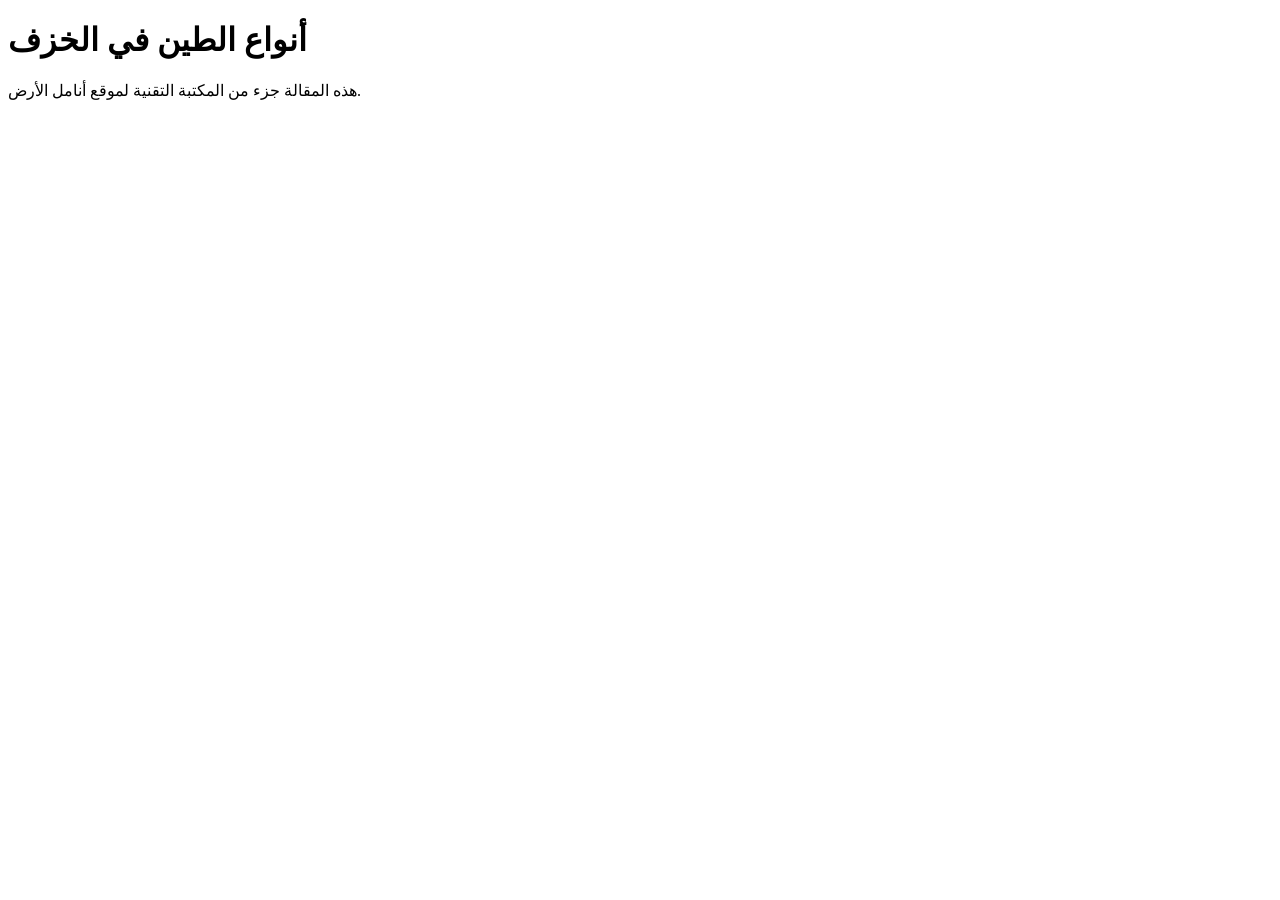
<file: library/clay-types.html>
<!DOCTYPE html>
<html lang="ar">
<head>
<meta charset="UTF-8">
<title>أنواع الطين في الخزف</title>
</head>

<body>

<h1>أنواع الطين في الخزف</h1>

<p>
هذه المقالة جزء من المكتبة التقنية لموقع أنامل الأرض.
</p>

</body>
</html>
</file>
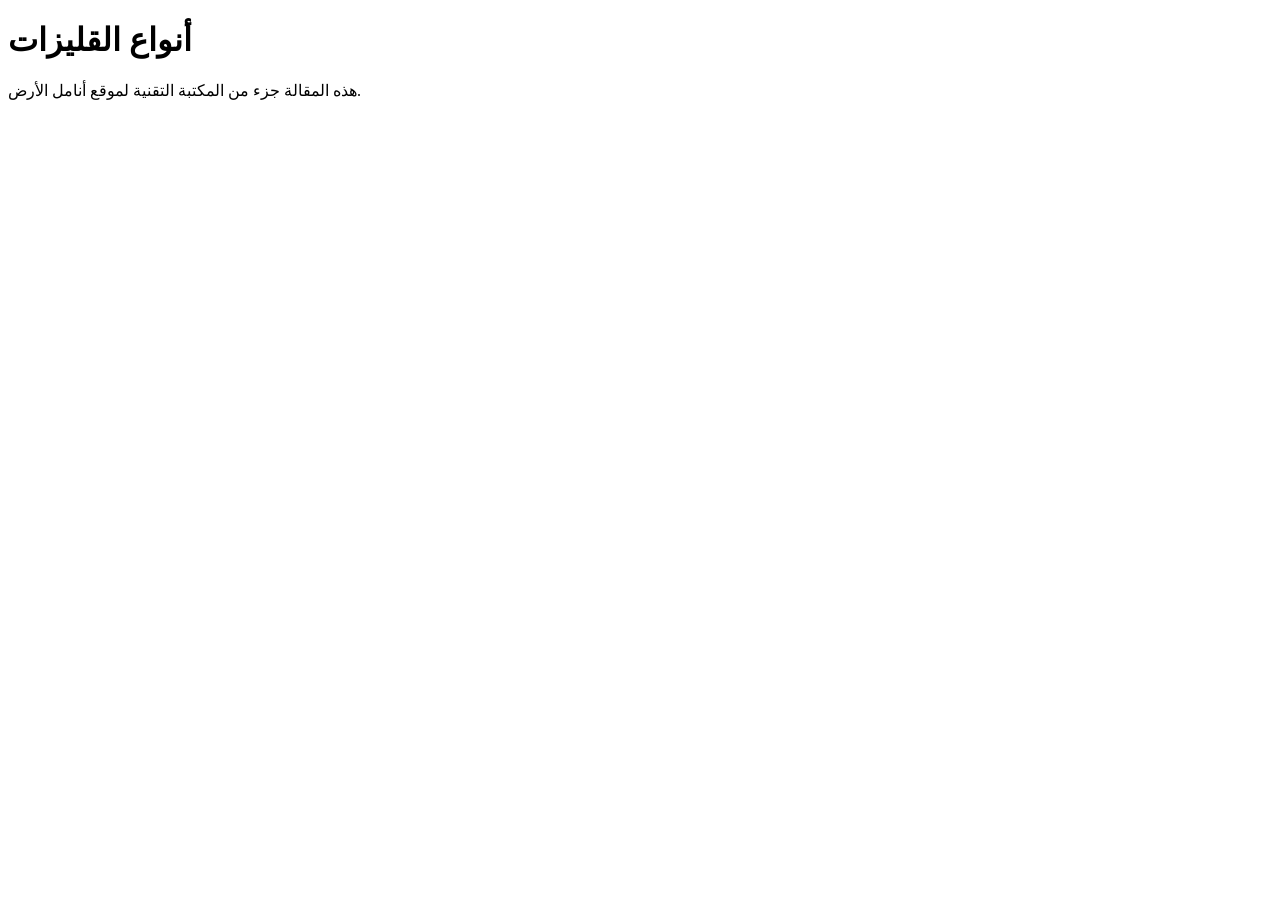
<file: library/glaze-basics.html>
<!DOCTYPE html>
<html lang="ar">
<head>
<meta charset="UTF-8">
<title>أنواع القليزات الخزف</title>
</head>

<body>

<h1>أنواع القليزات</h1>

<p>
هذه المقالة جزء من المكتبة التقنية لموقع أنامل الأرض.
</p>

</body>
</html>
</file>
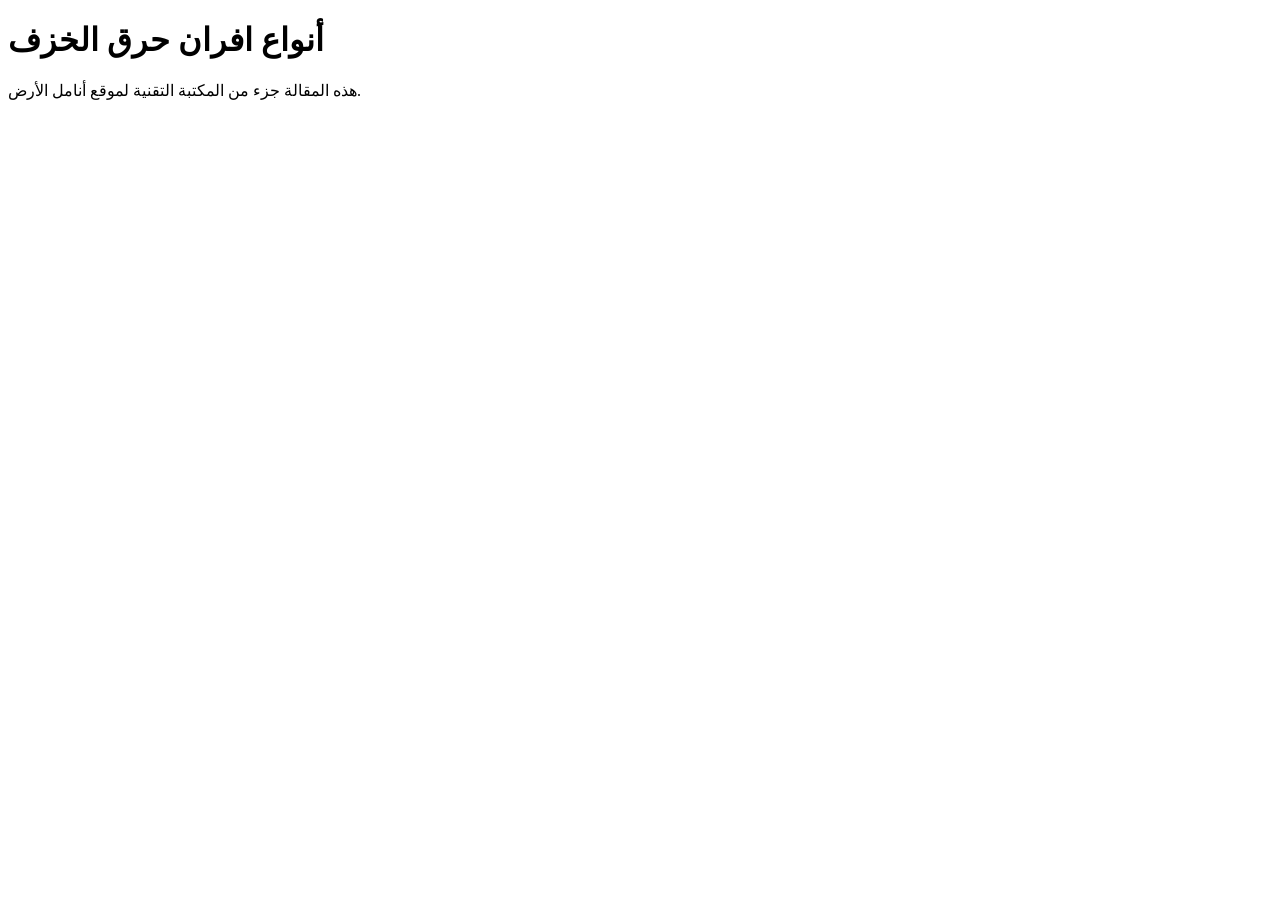
<file: library/kiln-firing.html>
<!DOCTYPE html>
<html lang="ar">
<head>
<meta charset="UTF-8">
<title>أنواع افران حرق الخزف</title>
</head>

<body>

<h1>أنواع افران حرق الخزف</h1>

<p>
هذه المقالة جزء من المكتبة التقنية لموقع أنامل الأرض.
</p>

</body>
</html>
</file>
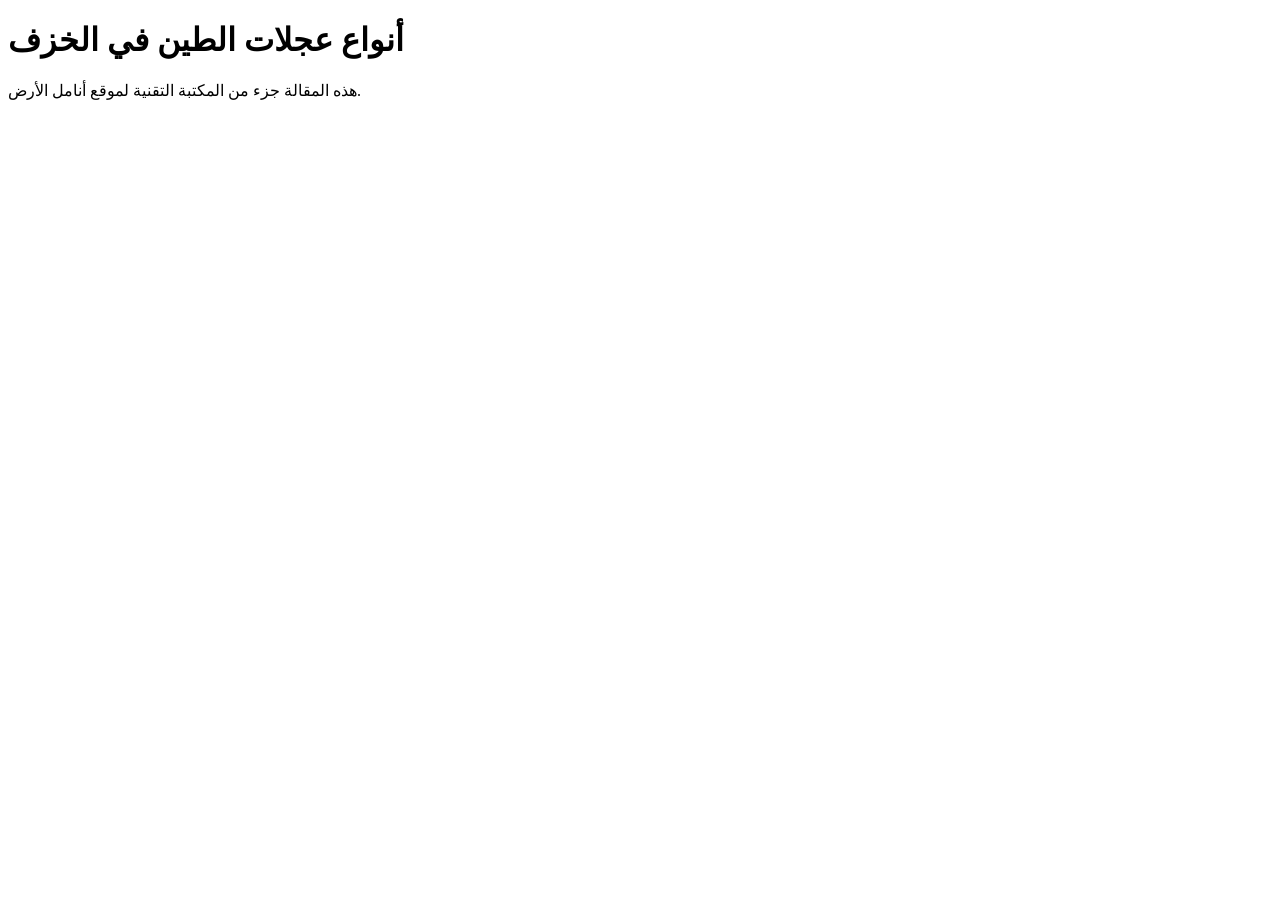
<file: library/pottery-wheel.html>
<!DOCTYPE html>
<html lang="ar">
<head>
<meta charset="UTF-8">
<title>عجلات الطين في الخزف</title>
</head>

<body>

<h1>أنواع عجلات الطين في الخزف</h1>

<p>
هذه المقالة جزء من المكتبة التقنية لموقع أنامل الأرض.
</p>

</body>
</html>
</file>
<file: assets/css/style.css>
:root{
  --bg:#f8f4ee;
  --surface:#ffffff;
  --surface-soft:#fcf8f3;
  --text:#2b2118;
  --muted:#6f5c48;
  --line:#e8dccd;
  --primary:#8b5e34;
  --primary-dark:#6e4828;
  --gold:#c59a3b;
  --dark:#24180f;
  --dark-2:#302015;
  --success:#1da851;
  --shadow:0 14px 34px rgba(56,34,14,.07);
  --radius:22px;
  --container:1180px;
  --header-h:88px;
  --max-copy:760px;
}
*{box-sizing:border-box}
html{scroll-behavior:smooth}
body{
  margin:0;
  font-family:'Cairo',sans-serif;
  color:var(--text);
  background:linear-gradient(180deg,#fbf8f3 0%, #f8f4ee 100%);
  line-height:1.9;
}
img{max-width:100%;display:block}
a{text-decoration:none;color:inherit}
button,input,textarea{font:inherit}
.container{
  width:min(var(--container), calc(100% - 34px));
  margin-inline:auto;
}
.topbar{
  background:linear-gradient(90deg,var(--dark),var(--dark-2),var(--dark));
  color:#f2d697;
  text-align:center;
  padding:12px 18px;
  font-size:14px;
  letter-spacing:.2px;
  border-bottom:1px solid rgba(197,154,59,.22);
}
.site-header{
  position:sticky;
  top:0;
  z-index:1000;
  background:rgba(255,255,255,.92);
  backdrop-filter:blur(14px);
  border-bottom:1px solid rgba(43,33,24,.08);
  box-shadow:0 4px 18px rgba(43,33,24,.03);
}
.header-wrap{
  min-height:var(--header-h);
  display:grid;
  grid-template-columns:auto 1fr auto;
  align-items:center;
  gap:22px;
}
.brand{
  display:flex;
  align-items:center;
  gap:12px;
  min-width:0;
}
.brand-mark{
  width:50px;
  height:50px;
  border-radius:18px;
  background:linear-gradient(135deg,var(--primary),var(--gold));
  color:#fff;
  display:grid;
  place-items:center;
  font-weight:800;
  box-shadow:var(--shadow);
  flex:0 0 auto;
}
.brand-text strong{
  display:block;
  font-size:17px;
  line-height:1.2;
}
.brand-text span{
  display:block;
  color:var(--muted);
  font-size:12px;
  line-height:1.2;
}
.main-nav{
  display:flex;
  justify-content:center;
  align-items:center;
  gap:26px;
  flex-wrap:wrap;
}
.main-nav a{
  position:relative;
  padding:8px 0;
  font-size:15px;
  color:var(--text);
}
.main-nav a::after{
  content:"";
  position:absolute;
  right:0;
  bottom:0;
  width:0;
  height:2px;
  background:var(--gold);
  transition:.25s ease;
}
.main-nav a:hover,
.main-nav a.active{
  color:var(--primary);
}
.main-nav a:hover::after,
.main-nav a.active::after{
  width:100%;
}
.header-actions{
  display:flex;
  align-items:center;
  gap:10px;
}
.btn-pill{
  display:inline-flex;
  align-items:center;
  justify-content:center;
  border-radius:999px;
  padding:10px 15px;
  transition:.25s ease;
}
.btn-pill:hover{transform:translateY(-1px)}
.lang-btn{
  border:1px solid var(--line);
  background:#fff;
}
.wa-btn{
  background:var(--success);
  color:#fff;
}
.menu-toggle{
  display:none;
  width:44px;
  height:44px;
  border:0;
  background:transparent;
  cursor:pointer;
}
.menu-toggle span{
  display:block;
  width:22px;
  height:2px;
  margin:5px auto;
  background:var(--text);
  border-radius:2px;
}
.page-hero{
  background:
    radial-gradient(circle at top right, rgba(197,154,59,.12), transparent 28%),
    linear-gradient(180deg,#fffdfa 0%, #f6efe5 100%);
  padding:68px 0 42px;
  border-bottom:1px solid var(--line);
}
.kicker{
  display:inline-flex;
  color:var(--primary);
  font-weight:700;
  font-size:14px;
}
.page-hero h1,
.section-head h2,
.feature h2,
.cta-box h2{
  font-size:clamp(30px,4vw,50px);
  line-height:1.28;
  margin:12px 0 14px;
}
.page-hero p,
.section-head p,
.card p,
.feature p,
.quote-box p,
.cta-box p,
.footer-card p,
.footer-card li,
.footer-card a{
  color:var(--muted);
}
.page-hero p{
  max-width:var(--max-copy);
  font-size:17px;
}
.section{
  padding:82px 0;
}
.section-soft{
  background:var(--surface-soft);
  border-top:1px solid rgba(232,220,205,.55);
  border-bottom:1px solid rgba(232,220,205,.55);
}
.section-head{
  text-align:center;
  max-width:820px;
  margin:0 auto 36px;
}
.grid-3{
  display:grid;
  grid-template-columns:repeat(3,1fr);
  gap:18px;
}
.split{
  display:grid;
  grid-template-columns:1.1fr .9fr;
  gap:24px;
  align-items:start;
}
.card,
.feature,
.quote-box,
.cta-box,
.footer-card{
  background:var(--surface);
  border:1px solid var(--line);
  border-radius:var(--radius);
  box-shadow:var(--shadow);
}
.card{
  padding:24px;
  background:linear-gradient(180deg,#fff,#fffdfa);
}
.card h3{
  margin:0 0 10px;
  font-size:22px;
  line-height:1.45;
}
.card-index{
  color:var(--gold);
  font-weight:800;
  font-size:14px;
  display:inline-block;
  margin-bottom:8px;
}
.list{
  margin:0;
  padding:0 18px 0 0;
  color:var(--muted);
}
.list li{margin:8px 0}
.feature{
  padding:26px;
  background:linear-gradient(180deg,#fff,#faf6ef);
}
.quote-box{
  padding:28px;
  display:grid;
  place-items:center;
  min-height:100%;
  background:linear-gradient(135deg,#2d2015,#50331e);
  color:#fff;
}
.quote-box blockquote{
  margin:0;
  font-size:26px;
  line-height:1.8;
  text-align:center;
  max-width:18ch;
}
.text-link{
  display:inline-block;
  margin-top:16px;
  color:var(--primary);
  font-weight:700;
}
.cta-box{
  padding:30px;
  display:flex;
  align-items:center;
  justify-content:space-between;
  gap:22px;
  background:linear-gradient(180deg,#fff,#fbf6ef);
}
.cta-actions{
  display:flex;
  flex-wrap:wrap;
  gap:12px;
}
.btn{
  display:inline-flex;
  align-items:center;
  justify-content:center;
  border-radius:999px;
  padding:13px 22px;
  font-weight:700;
  transition:.25s ease;
}
.btn:hover{transform:translateY(-1px)}
.btn-primary{background:var(--primary); color:#fff}
.btn-primary:hover{background:var(--primary-dark)}
.btn-secondary{background:#fff; border:1px solid var(--line)}
.contact-grid{
  display:grid;
  grid-template-columns:1fr 1fr;
  gap:20px;
}
.contact-box{
  padding:24px;
}
.contact-list{
  list-style:none;
  padding:0;
  margin:0;
  display:grid;
  gap:10px;
}
.contact-list a{color:var(--primary); font-weight:700}
.contact-note{
  color:var(--muted);
  margin-top:12px;
}
.form{
  display:grid;
  gap:12px;
}
.input,
.textarea{
  width:100%;
  border:1px solid var(--line);
  border-radius:16px;
  background:#fff;
  color:var(--text);
  padding:14px 16px;
}
.textarea{min-height:140px; resize:vertical}
.site-footer{
  background:var(--dark);
  color:#f4ede4;
  padding-top:42px;
}
.footer-grid{
  display:grid;
  grid-template-columns:1.6fr 1fr 1fr 1fr;
  gap:20px;
  padding-bottom:28px;
}
.footer-card{
  padding:22px;
  background:rgba(255,255,255,.03);
  border-color:rgba(255,255,255,.08);
  box-shadow:none;
}
.footer-card h3{
  margin:0 0 10px;
  font-size:24px;
}
.footer-card h4{
  margin:0 0 12px;
  color:var(--gold);
  font-size:17px;
}
.footer-list{
  list-style:none;
  margin:0;
  padding:0;
  display:grid;
  gap:10px;
}
.footer-card a:hover{color:#fff}
.footer-note{
  display:inline-block;
  margin-top:12px;
  color:var(--gold);
  font-size:13px;
}
.footer-bottom{
  border-top:1px solid rgba(255,255,255,.08);
  text-align:center;
  color:#baa48d;
  font-size:13px;
  padding:16px 0 18px;
}
@media (max-width:1080px){
  .grid-3,
  .split,
  .footer-grid,
  .contact-grid{
    grid-template-columns:1fr 1fr;
  }
  .cta-box{
    flex-direction:column;
    align-items:flex-start;
  }
}
@media (max-width:920px){
  .header-wrap{
    grid-template-columns:auto auto auto;
  }
  .menu-toggle{display:block}
  .main-nav{
    position:absolute;
    top:100%;
    right:0;
    left:0;
    background:#fff;
    border-bottom:1px solid var(--line);
    box-shadow:0 18px 38px rgba(0,0,0,.08);
    display:none;
    flex-direction:column;
    align-items:stretch;
    gap:0;
    padding:10px 16px 14px;
  }
  .main-nav.open{display:flex}
  .main-nav a{
    width:100%;
    padding:12px 2px;
    border-bottom:1px solid rgba(231,218,200,.6);
  }
  .main-nav a:last-child{border-bottom:0}
  .header-actions{display:none}
  .grid-3,
  .split,
  .footer-grid,
  .contact-grid{
    grid-template-columns:1fr;
  }
  .quote-box blockquote{font-size:22px}
}
@media (max-width:560px){
  .container{width:min(var(--container), calc(100% - 22px))}
  .topbar{font-size:13px; padding:10px 12px}
  .brand-mark{
    width:42px;
    height:42px;
    border-radius:14px;
    font-size:14px;
  }
  .brand-text strong{font-size:15px}
  .brand-text span{font-size:11px}
  .btn{width:100%}
}
</file>
